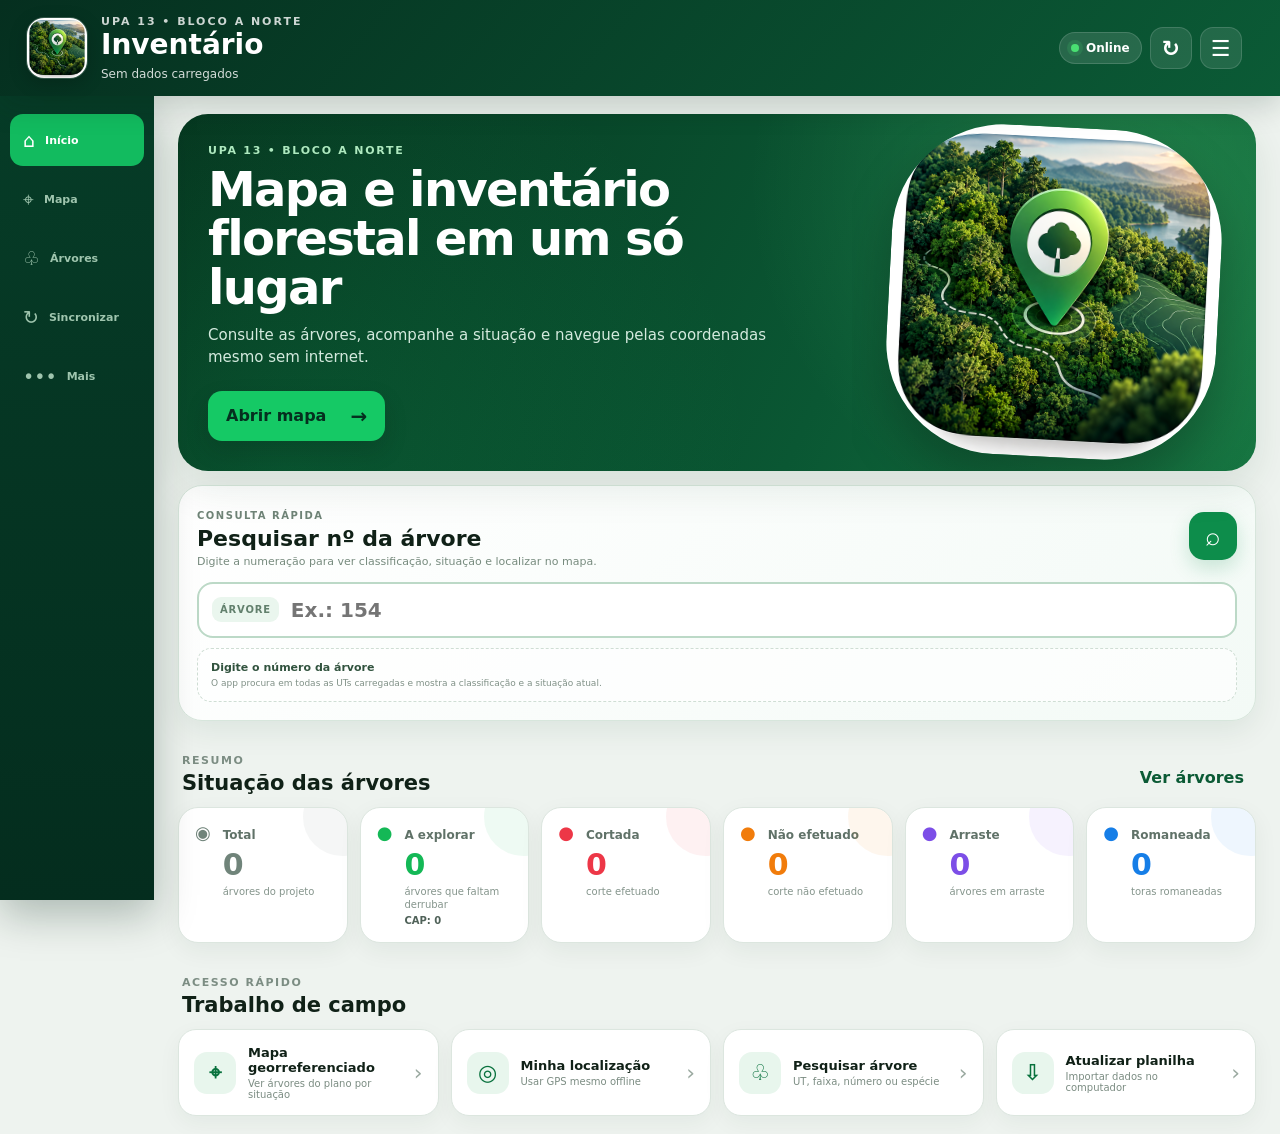
<file: index.html>
<!doctype html>
<html lang="pt-BR">
<head>
  <meta charset="utf-8">
  <meta name="viewport" content="width=device-width,initial-scale=1,viewport-fit=cover,user-scalable=no">
  <meta name="theme-color" content="#062d1d">
  <title>Inventário</title>
  <link rel="manifest" href="manifest.webmanifest">
  <link rel="stylesheet" href="styles.css?v=47">
</head>
<body>
<div class="app-shell">
  <header class="app-header">
    <div class="brand-block">
      <img src="app_icon.png" class="brand-icon" alt="">
      <div>
        <div class="mobile-brand">NOBRE FLORESTAL</div><div class="brand-name" id="projectHeaderName">UPA 13 • BLOCO A NORTE</div>
        <h1>Inventário</h1>
        <div class="header-meta"><span id="syncStatus">Sem dados carregados</span></div>
      </div>
    </div>
    <div class="header-actions">
      <span id="networkPill" class="network-pill"><i></i><span>Online</span></span>
      <button class="icon-action" id="syncBtn" title="Sincronizar" aria-label="Sincronizar">↻</button>
      <button class="icon-action" id="settingsBtn" title="Configurações" aria-label="Configurações">☰</button>
    </div>
  </header>

  <main class="main-content">
    <section class="screen active" id="homeScreen">
      <div class="hero-card">
        <div class="hero-copy">
          <span class="hero-kicker" id="projectHeroName">UPA 13 • BLOCO A NORTE</span>
          <h2>Mapa e inventário florestal em um só lugar</h2>
          <p>Consulte as árvores, acompanhe a situação e navegue pelas coordenadas mesmo sem internet.</p>
          <button class="primary-cta" data-go="map">Abrir mapa <span>→</span></button>
        </div>
        <div class="hero-art"><img src="app_icon.png" alt="Mapa florestal"></div>
      </div>


      <section class="home-tree-search">
        <div class="home-search-head">
          <div>
            <span>Consulta rápida</span>
            <h3>Pesquisar nº da árvore</h3>
            <p>Digite a numeração para ver classificação, situação e localizar no mapa.</p>
          </div>
          <div class="home-search-icon">⌕</div>
        </div>
        <div class="home-search-input">
          <span>Árvore</span>
          <input id="homeTreeSearch" inputmode="numeric" autocomplete="off" placeholder="Ex.: 154">
          <button id="homeTreeClear" hidden aria-label="Limpar pesquisa">×</button>
        </div>
        <div class="home-search-results" id="homeSearchResults">
          <div class="home-search-empty">
            <b>Digite o número da árvore</b>
            <small>O app procura em todas as UTs carregadas e mostra a classificação e a situação atual.</small>
          </div>
        </div>
      </section>

      <div class="section-title"><div><span>Resumo</span><h3>Situação das árvores</h3></div><button class="ghost-btn" data-go="trees">Ver árvores</button></div>
      <section class="kpi-grid">
        <article class="kpi-card total"><div class="kpi-icon">◉</div><div><span>Total</span><strong id="kpiTotal">0</strong><small>árvores do projeto</small></div></article>
        <article class="kpi-card explorar"><div class="kpi-icon">●</div><div><span>A explorar</span><strong id="kpiExplorar">0</strong><small id="kpiExplorarMeta">árvores que faltam derrubar</small><em id="kpiExplorarCap">CAP: 0</em></div></article>
        <article class="kpi-card cortada"><div class="kpi-icon">●</div><div><span>Cortada</span><strong id="kpiCorte">0</strong><small>corte efetuado</small></div></article>
        <article class="kpi-card nao"><div class="kpi-icon">●</div><div><span>Não efetuado</span><strong id="kpiNao">0</strong><small>corte não efetuado</small></div></article>
        <article class="kpi-card arraste"><div class="kpi-icon">●</div><div><span>Arraste</span><strong id="kpiArraste">0</strong><small>árvores em arraste</small></div></article>
        <article class="kpi-card romaneada"><div class="kpi-icon">●</div><div><span>Romaneada</span><strong id="kpiRomaneada">0</strong><small>toras romaneadas</small></div></article>
      </section>

      <div class="section-title"><div><span>Acesso rápido</span><h3>Trabalho de campo</h3></div></div>
      <div class="quick-grid">
        <button class="quick-card" data-go="map"><b class="quick-symbol">⌖</b><span><strong>Mapa georreferenciado</strong><small>Ver árvores do plano por situação</small></span><i>›</i></button>
        <button class="quick-card" id="locateQuick"><b class="quick-symbol">◎</b><span><strong>Minha localização</strong><small>Usar GPS mesmo offline</small></span><i>›</i></button>
        <button class="quick-card" data-go="trees"><b class="quick-symbol">♧</b><span><strong>Pesquisar árvore</strong><small>UT, faixa, número ou espécie</small></span><i>›</i></button>
        <button class="quick-card" id="importQuick"><b class="quick-symbol">⇩</b><span><strong>Atualizar planilha</strong><small>Importar dados no computador</small></span><i>›</i></button>
      </div>
    </section>

    <section class="screen map-screen" id="mapScreen">
      <div class="mobile-field-dashboard map-search-only">
        <div class="mobile-map-search">
          <span>⌕</span><input id="mapTreeSearch" inputmode="numeric" autocomplete="off" placeholder="Pesquisar nº da árvore..."><button id="mapTreeSearchBtn">Buscar</button>
        </div>
      </div>
      <div class="map-topbar">
        <div>
          <span id="projectMapName">UPA 13 • BLOCO A NORTE</span>
          <strong>Mapa georreferenciado</strong>
        </div>
        <div class="map-actions">
          <button class="map-round mobile-map-picker-btn" id="mobileMapPickerBtn" title="Escolher mapa offline">MAPAS</button>
          <button class="map-round" id="filterMapBtn" title="Filtros">≡</button>
          <button class="map-round nav-location-btn" id="myLocationBtn" title="Minha localização / acompanhar GPS"><span class="nav-location-pointer">➤</span></button>
          <button class="map-round label-toggle active" id="labelsToggleBtn" title="Mostrar/ocultar numeração">Nº</button>
          <button class="map-round trees-toggle active" id="treesToggleBtn" title="Mostrar/ocultar árvores">Árv</button>
          <button class="map-round" id="fitMapBtn" title="Enquadrar">⌗</button>
        </div>
      </div>
      <div class="map-wrap" id="mapWrap">
        <canvas id="geoMap"></canvas>
        <div class="map-tools-dock" id="mapToolsDock" hidden>
          <button class="dock-btn" id="dockMarkerBtn" title="Adicionar marcador">⌖</button>
          <button class="dock-btn" id="dockLabelBtn" title="Mostrar/ocultar numeração">✎</button>
          <button class="dock-btn" id="dockTrackBtn" title="Rastrear percurso">〰</button>
          <button class="dock-btn" id="dockExportBtn" title="Exportar SHP">▤</button>
          <button class="dock-btn" id="dockFitBtn" title="Enquadrar mapa">↗</button>
          <button class="dock-btn" id="dockCompassBtn" title="Mostrar/ocultar bússola">✥</button>
          <button class="dock-btn" id="dockTargetBtn" title="Centralizar localização">◎</button>
        </div>
        <div class="map-compass" id="mapCompass" hidden aria-label="Bússola">
          <div class="compass-cardinal compass-n">N</div>
          <div class="compass-cardinal compass-e">L</div>
          <div class="compass-cardinal compass-s">S</div>
          <div class="compass-cardinal compass-w">O</div>
          <div class="compass-needle" id="compassNeedle"><span></span></div>
          <div class="compass-center"></div>
          <div class="compass-deg" id="compassDeg">0°</div>
        </div>
        <div class="map-count" id="mapCount">0 árvores no mapa</div>
        <div class="map-legend" id="mapLegend">
          <span><i class="c-explorar"></i>A explorar</span>
          <span><i class="c-cortada"></i>Cortada</span>
          <span><i class="c-nao"></i>Não efetuado</span>
          <span><i class="c-arraste"></i>Arraste</span>
          <span><i class="c-romaneada"></i>Romaneada</span>
          <span class="map-note">A árvore permanece no mapa e troca de cor conforme a situação.</span>
        </div>
        <div class="nav-hud" id="navHud" hidden>
          <div class="nav-arrow" id="navArrow"><span>▲</span></div>
          <div><small>NAVEGAÇÃO OFFLINE</small><strong id="navDistance">—</strong><span id="navBearing">Aguardando GPS...</span></div>
          <button id="stopNavBtn">Parar</button>
        </div>
      </div>
      <div class="map-bottom-panel" id="mapBottomPanel">
        <button class="track-toggle bottom" id="trackToggleBtn" title="Iniciar ou parar rastreamento do percurso"><span>●</span><b>Novo rastreio</b></button>
        <button class="track-collapse-btn" id="trackCollapseBtn" title="Recolher painel" aria-label="Recolher painel" hidden>⌄</button>
        <div class="track-hud bottom" id="trackHud" hidden>
          <div class="track-rec" id="trackRecDot">●</div>
          <div class="track-main-info"><small id="trackStatusText">ÚLTIMO PERCURSO</small><strong id="trackDistance">0 m</strong><span id="trackInfo">0 pontos • 00:00</span></div>
          <div class="track-extra" id="trackExtra">
            <span><small>Direção</small><b id="trackHeading">—</b></span>
            <span><small>Velocidade</small><b id="trackSpeed">0,0 km/h</b></span>
            <span><small>Média</small><b id="trackAvgSpeed">0,0 km/h</b></span>
          </div>
          <button id="trackExportBtn" hidden>Exportar SHP</button>
        </div>
      </div>
    </section>

    <section class="screen" id="treesScreen">
      <div class="screen-heading">
        <div><span>Inventário</span><h2>Árvores</h2><p id="resultCount">0 árvores</p></div>
        <button class="filter-button" id="filterTreesBtn">Filtros <b id="filterCount" hidden>0</b></button>
      </div>
      <div class="search-box"><span>⌕</span><input id="searchInput" placeholder="Buscar nº, espécie, UT, faixa, motosserrista..."><button id="clearSearch" hidden>×</button></div>
      <div class="status-chips" id="statusChips">
        <button class="active" data-status="">Todas</button><button data-status="A EXPLORAR">A explorar</button><button data-status="CORTADA">Cortada</button><button data-status="CORTE NÃO EFETUADO">Não efetuado</button><button data-status="ARRASTE">Arraste</button><button data-status="ROMANEADA">Romaneada</button>
      </div>
      <div class="tree-list" id="treeList"></div>
      <div class="pager" id="pager"><button id="prevPage">← Anterior</button><span id="pageInfo">1 / 1</span><button id="nextPage">Próxima →</button></div>
    </section>
  </main>

  <nav class="bottom-nav" id="bottomNav">
    <button class="active" data-go="home"><span>⌂</span><b>Início</b></button>
    <button data-go="map"><span>⌖</span><b>Mapa</b></button>
    <button data-go="trees"><span>♧</span><b>Árvores</b></button>
    <button id="navSync"><span>↻</span><b>Sincronizar</b></button>
    <button id="navMore"><span>•••</span><b>Mais</b></button>
  </nav>
</div>

<input id="excelFile" type="file" accept=".xls,.xlsx,.xlsm,.csv" hidden>
<input id="mapImageFile" type="file" accept="image/png,image/jpeg,image/webp" hidden>

<dialog id="filterDialog" class="modal-dialog">
  <form method="dialog" class="modal-card" onsubmit="return false">
    <div class="modal-head"><div><span>Refinar resultados</span><h2>Filtros</h2></div><button class="close-modal" type="button" value="cancel">×</button></div>
    <label>UT<select id="utFilter"><option value="">Todas</option></select></label>
    <label>Faixa<select id="faixaFilter"><option value="">Todas</option></select></label>
    <label>Motosserrista<select id="motoFilter"><option value="">Todos</option></select></label>
    <label>Situação<select id="statusFilter"><option value="">Todas</option><option>A EXPLORAR</option><option>CORTADA</option><option>CORTE NÃO EFETUADO</option><option>ARRASTE</option><option>ROMANEADA</option><option>SEM SITUAÇÃO</option></select></label>
    <div class="modal-actions"><button class="secondary-btn" id="clearFiltersBtn">Limpar</button><button class="primary-btn" id="applyFiltersBtn">Aplicar</button></div>
  </form>
</dialog>


<dialog id="mobileMapDialog" class="modal-dialog mobile-map-dialog">
  <form method="dialog" class="modal-card mobile-map-card" onsubmit="return false">
    <div class="modal-head">
      <div><span>Uso offline</span><h2>Escolher mapa</h2></div>
      <button class="close-modal" id="mobileMapCloseBtn" type="button" value="cancel" aria-label="Fechar">×</button>
    </div>
    <div class="mobile-map-offline-note">
      <b>✓ Funciona sem internet</b>
      <span>Escolha um mapa, todos juntos ou adicione um PDF direto do celular. Depois funciona offline.</span>
    </div>
    <div class="mobile-map-actions">
      <button type="button" class="primary-btn" id="mobileAddPdfBtn">＋ Adicionar PDF do celular</button>
      <button type="button" class="primary-btn" id="mobileUseAllMapsBtn">🗺 Usar todos os mapas</button>
      <button type="button" class="secondary-btn" id="mobileRefreshMapsBtn">↻ Atualizar do PC</button>
    </div>
    <div id="mobileMapList" class="mobile-map-list"></div>
  </form>
</dialog>

<dialog id="settingsDialog" class="modal-dialog">
  <form method="dialog" class="modal-card settings-card" onsubmit="return false">
    <div class="modal-head"><div><span>Nobre Florestal</span><h2>Configurações</h2></div><button class="close-modal" id="settingsCloseBtn" type="button" value="cancel" aria-label="Fechar configurações">×</button></div>
    <div class="setting-section"><h3>Sincronização PC ↔ celular</h3><p>Use a mesma URL e chave no computador e no celular. O celular guarda a última atualização para trabalhar offline.</p>
      <div class="settings-lock-row"><span class="settings-lock-badge">Bloqueado</span><button class="secondary-btn" id="settingsEditBtn">✎ Editar</button></div>
      <label>URL do Apps Script<input id="apiUrl" placeholder="https://script.google.com/macros/s/.../exec"></label>
      <label>Chave de sincronização<input id="syncKey" placeholder="NOBRE-UPA13-2026"></label>
      <button class="primary-btn full" id="saveSettingsBtn">Salvar alterações</button>
    </div>
    <div class="setting-section"><h3>Dados</h3>
      <div class="last-file-card"><span>✓</span><div><strong>Última planilha salva</strong><small id="lastWorkbookInfo">Carregando...</small></div></div>
      <button class="settings-row" id="importBtn"><span>⇩</span><div><strong>Carregar planilha</strong><small>.xls, .xlsx ou .csv</small></div><i>›</i></button>
      <button class="settings-row" id="watchFileBtn"><span>↻</span><div><strong>Vincular planilha automática</strong><small>Chrome/Edge no computador</small></div><i>›</i></button>
      <button class="settings-row" id="refreshCloudBtn"><span>☁</span><div><strong>Buscar atualização</strong><small>Sincronizar agora</small></div><i>›</i></button>
    </div>
    <div class="setting-section pc-only project-map-section"><h3>Novo projeto / mapa georreferenciado</h3>
      <p>Para UPA 14, UPA 15 e outros projetos: carregue a nova planilha e depois o mapa. O nome da UPA é lido da planilha; o bloco pode ser lido da planilha ou informado aqui.</p>
      <div class="project-grid">
        <label>UPA<input id="projectUpaInput" placeholder="Ex.: 14"></label>
        <label>Bloco<input id="projectBlockInput" placeholder="Ex.: A NORTE"></label>
      </div>
      <div class="last-file-card map-file-card"><span>⌖</span><div><strong>Mapa atual do projeto</strong><small id="mapFileInfo">Mapa padrão UPA 13</small></div></div>
      <button class="settings-row" id="mapImportBtn"><span>▣</span><div><strong>Adicionar / trocar mapa</strong><small>PNG, JPG ou WEBP</small></div><i>›</i></button>
      <div class="map-calibration-card">
        <strong>Encaixe das árvores no mapa</strong>
        <small>Use “Auto encaixar” e, se necessário, ajuste os limites pelas coordenadas do mapa.</small>
        <div class="bounds-grid">
          <label>Norte<input id="mapNorthInput" inputmode="decimal"></label>
          <label>Sul<input id="mapSouthInput" inputmode="decimal"></label>
          <label>Oeste<input id="mapWestInput" inputmode="decimal"></label>
          <label>Leste<input id="mapEastInput" inputmode="decimal"></label>
        </div>
        <button class="secondary-btn full" id="autoFitBoundsBtn">Auto encaixar pelas árvores</button>
      </div>
      <button class="primary-btn full" id="saveProjectMapBtn">Salvar projeto e enviar aos celulares</button>
    </div>
    <div class="setting-section"><h3>Modo offline</h3><div class="offline-info"><b>✓</b><div><strong>Mapa e dados locais</strong><small>Depois da sincronização, o inventário e TODOS os mapas do projeto ficam salvos no aparelho. Você pode escolher um mapa ou usar todos juntos sem internet. A navegação usa GPS offline e mostra sua posição com ponto azul até o destino.</small></div></div><div class="app-version-badge">Versão Android 4.7 • GitHub corrigido • vários celulares • sync rápida</div></div>
  </form>
</dialog>

<dialog id="markerDialog" class="modal-dialog marker-dialog">
  <form method="dialog" class="modal-card marker-card" onsubmit="return false">
    <div class="modal-head"><div><span>Mapa</span><h2 id="markerDialogTitle">Novo marcador</h2></div><button class="close-modal marker-cancel" id="markerCancelX" type="button" aria-label="Fechar">×</button></div>
    <label>Nome do marcador <small>(opcional)</small><input id="markerNameInput" maxlength="80" placeholder="Pode deixar em branco"></label>
    <div class="marker-coord" id="markerCoordText"></div>
    <div class="modal-actions marker-actions">
      <button class="danger-btn" id="markerDeleteBtn" type="button" hidden>Excluir</button>
      <button class="secondary-btn" id="markerCancelBtn" type="button">Cancelar</button>
      <button class="primary-btn" id="markerSaveBtn" type="button">Salvar marcador</button>
    </div>
  </form>
</dialog>

<dialog id="treeDialog" class="sheet-dialog">
  <div class="tree-sheet">
    <div class="sheet-grabber"></div>
    <button class="sheet-close" id="closeTreeDialog">×</button>
    <div class="tree-status" id="treeStatus"><i></i><span>Situação</span></div>
    <h2 id="treeDialogTitle">Árvore</h2>
    <p id="treeSubtitle"></p>
    <div class="tree-details" id="treeDetails"></div>
    <div class="tree-actions" id="treeActions"></div>
  </div>
</dialog>

<div class="toast" id="toast" hidden></div>
<script src="initial_data.js"></script>
<script src="app.js?v=47"></script>
</body>
</html>
</file>
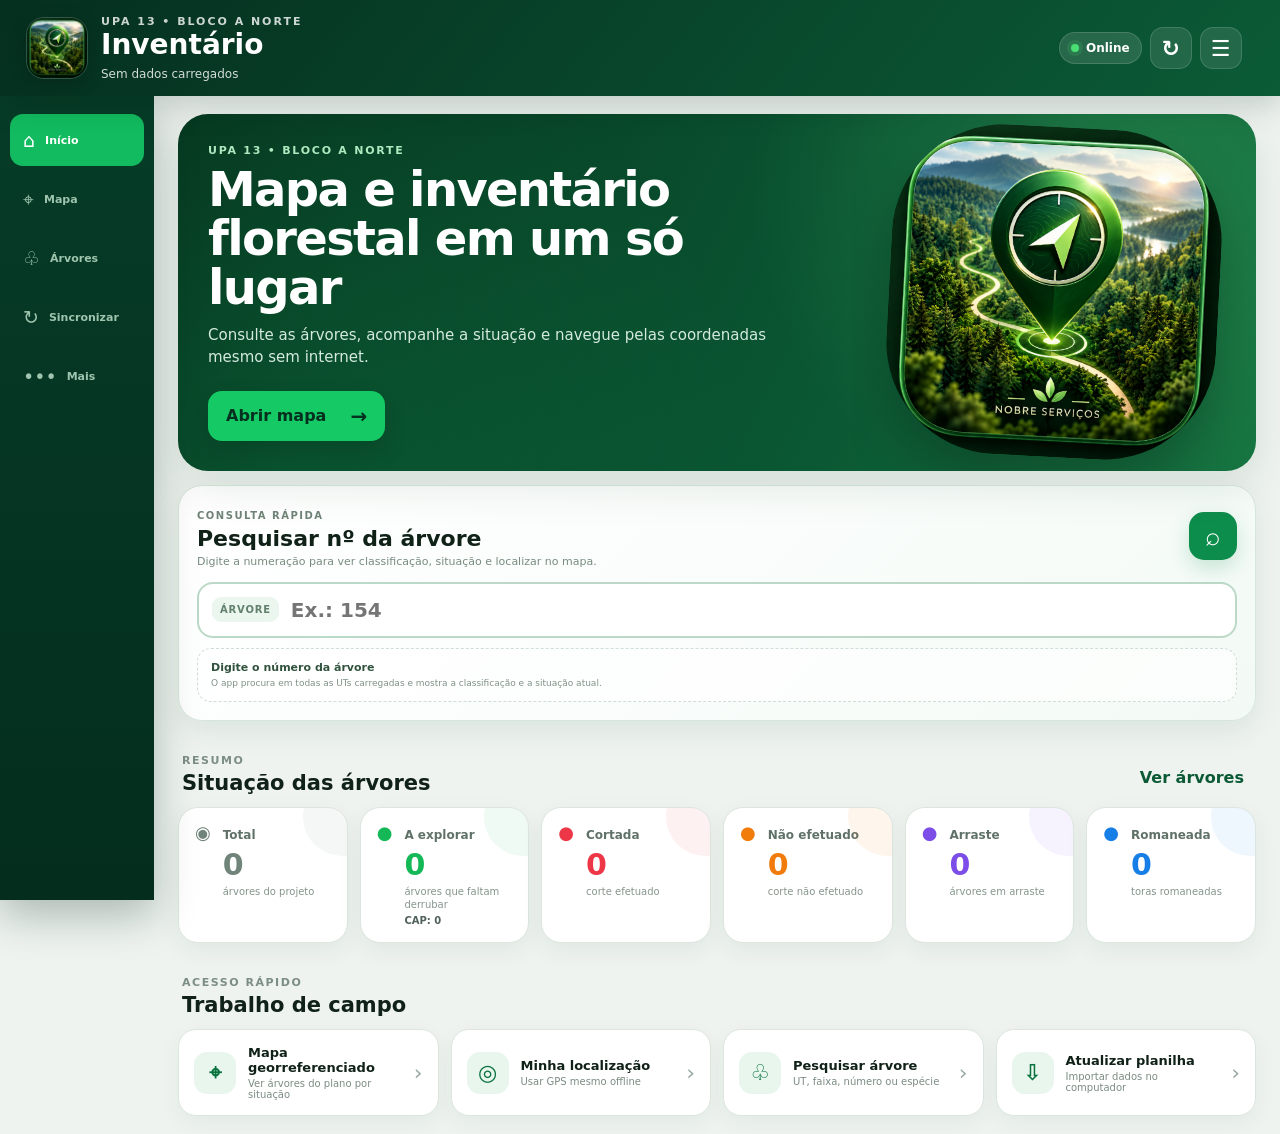
<file: app/src/main/assets/index.html>
<!doctype html>
<html lang="pt-BR">
<head>
  <meta charset="utf-8">
  <meta name="viewport" content="width=device-width,initial-scale=1,viewport-fit=cover,user-scalable=no">
  <meta name="theme-color" content="#062d1d">
  <title>Inventário</title>
  <link rel="manifest" href="manifest.webmanifest">
  <link rel="stylesheet" href="styles.css?v=44">
</head>
<body>
<div class="app-shell">
  <header class="app-header">
    <div class="brand-block">
      <img src="app_icon.png" class="brand-icon" alt="">
      <div>
        <div class="mobile-brand">NOBRE FLORESTAL</div><div class="brand-name" id="projectHeaderName">UPA 13 • BLOCO A NORTE</div>
        <h1>Inventário</h1>
        <div class="header-meta"><span id="syncStatus">Sem dados carregados</span></div>
      </div>
    </div>
    <div class="header-actions">
      <span id="networkPill" class="network-pill"><i></i><span>Online</span></span>
      <button class="icon-action" id="syncBtn" title="Sincronizar" aria-label="Sincronizar">↻</button>
      <button class="icon-action" id="settingsBtn" title="Configurações" aria-label="Configurações">☰</button>
    </div>
  </header>

  <main class="main-content">
    <section class="screen active" id="homeScreen">
      <div class="hero-card">
        <div class="hero-copy">
          <span class="hero-kicker" id="projectHeroName">UPA 13 • BLOCO A NORTE</span>
          <h2>Mapa e inventário florestal em um só lugar</h2>
          <p>Consulte as árvores, acompanhe a situação e navegue pelas coordenadas mesmo sem internet.</p>
          <button class="primary-cta" data-go="map">Abrir mapa <span>→</span></button>
        </div>
        <div class="hero-art"><img src="app_icon.png" alt="Mapa florestal"></div>
      </div>


      <section class="home-tree-search">
        <div class="home-search-head">
          <div>
            <span>Consulta rápida</span>
            <h3>Pesquisar nº da árvore</h3>
            <p>Digite a numeração para ver classificação, situação e localizar no mapa.</p>
          </div>
          <div class="home-search-icon">⌕</div>
        </div>
        <div class="home-search-input">
          <span>Árvore</span>
          <input id="homeTreeSearch" inputmode="numeric" autocomplete="off" placeholder="Ex.: 154">
          <button id="homeTreeClear" hidden aria-label="Limpar pesquisa">×</button>
        </div>
        <div class="home-search-results" id="homeSearchResults">
          <div class="home-search-empty">
            <b>Digite o número da árvore</b>
            <small>O app procura em todas as UTs carregadas e mostra a classificação e a situação atual.</small>
          </div>
        </div>
      </section>

      <div class="section-title"><div><span>Resumo</span><h3>Situação das árvores</h3></div><button class="ghost-btn" data-go="trees">Ver árvores</button></div>
      <section class="kpi-grid">
        <article class="kpi-card total"><div class="kpi-icon">◉</div><div><span>Total</span><strong id="kpiTotal">0</strong><small>árvores do projeto</small></div></article>
        <article class="kpi-card explorar"><div class="kpi-icon">●</div><div><span>A explorar</span><strong id="kpiExplorar">0</strong><small id="kpiExplorarMeta">árvores que faltam derrubar</small><em id="kpiExplorarCap">CAP: 0</em></div></article>
        <article class="kpi-card cortada"><div class="kpi-icon">●</div><div><span>Cortada</span><strong id="kpiCorte">0</strong><small>corte efetuado</small></div></article>
        <article class="kpi-card nao"><div class="kpi-icon">●</div><div><span>Não efetuado</span><strong id="kpiNao">0</strong><small>corte não efetuado</small></div></article>
        <article class="kpi-card arraste"><div class="kpi-icon">●</div><div><span>Arraste</span><strong id="kpiArraste">0</strong><small>árvores em arraste</small></div></article>
        <article class="kpi-card romaneada"><div class="kpi-icon">●</div><div><span>Romaneada</span><strong id="kpiRomaneada">0</strong><small>toras romaneadas</small></div></article>
      </section>

      <div class="section-title"><div><span>Acesso rápido</span><h3>Trabalho de campo</h3></div></div>
      <div class="quick-grid">
        <button class="quick-card" data-go="map"><b class="quick-symbol">⌖</b><span><strong>Mapa georreferenciado</strong><small>Ver árvores do plano por situação</small></span><i>›</i></button>
        <button class="quick-card" id="locateQuick"><b class="quick-symbol">◎</b><span><strong>Minha localização</strong><small>Usar GPS mesmo offline</small></span><i>›</i></button>
        <button class="quick-card" data-go="trees"><b class="quick-symbol">♧</b><span><strong>Pesquisar árvore</strong><small>UT, faixa, número ou espécie</small></span><i>›</i></button>
        <button class="quick-card" id="importQuick"><b class="quick-symbol">⇩</b><span><strong>Atualizar planilha</strong><small>Importar dados no computador</small></span><i>›</i></button>
      </div>
    </section>

    <section class="screen map-screen" id="mapScreen">
      <div class="mobile-field-dashboard map-search-only">
        <div class="mobile-map-search">
          <span>⌕</span><input id="mapTreeSearch" inputmode="numeric" autocomplete="off" placeholder="Pesquisar nº da árvore..."><button id="mapTreeSearchBtn">Buscar</button>
        </div>
      </div>
      <div class="map-topbar">
        <div>
          <span id="projectMapName">UPA 13 • BLOCO A NORTE</span>
          <strong>Mapa georreferenciado</strong>
        </div>
        <div class="map-actions">
          <button class="map-round mobile-map-picker-btn" id="mobileMapPickerBtn" title="Escolher mapa offline">MAPAS</button>
          <button class="map-round" id="filterMapBtn" title="Filtros">≡</button>
          <button class="map-round nav-location-btn" id="myLocationBtn" title="Minha localização / acompanhar GPS"><span class="nav-location-pointer">➤</span></button>
          <button class="map-round label-toggle active" id="labelsToggleBtn" title="Mostrar/ocultar numeração">Nº</button>
          <button class="map-round trees-toggle active" id="treesToggleBtn" title="Mostrar/ocultar árvores">Árv</button>
          <button class="map-round" id="fitMapBtn" title="Enquadrar">⌗</button>
        </div>
      </div>
      <div class="map-wrap" id="mapWrap">
        <canvas id="geoMap"></canvas>
        <div class="map-tools-dock" id="mapToolsDock" hidden>
          <button class="dock-btn" id="dockMarkerBtn" title="Adicionar marcador">⌖</button>
          <button class="dock-btn" id="dockLabelBtn" title="Mostrar/ocultar numeração">✎</button>
          <button class="dock-btn" id="dockTrackBtn" title="Rastrear percurso">〰</button>
          <button class="dock-btn" id="dockExportBtn" title="Exportar SHP">▤</button>
          <button class="dock-btn" id="dockFitBtn" title="Enquadrar mapa">↗</button>
          <button class="dock-btn" id="dockCompassBtn" title="Mostrar/ocultar bússola">✥</button>
          <button class="dock-btn" id="dockTargetBtn" title="Centralizar localização">◎</button>
        </div>
        <div class="map-compass" id="mapCompass" hidden aria-label="Bússola">
          <div class="compass-cardinal compass-n">N</div>
          <div class="compass-cardinal compass-e">L</div>
          <div class="compass-cardinal compass-s">S</div>
          <div class="compass-cardinal compass-w">O</div>
          <div class="compass-needle" id="compassNeedle"><span></span></div>
          <div class="compass-center"></div>
          <div class="compass-deg" id="compassDeg">0°</div>
        </div>
        <div class="map-count" id="mapCount">0 árvores no mapa</div>
        <div class="map-legend" id="mapLegend">
          <span><i class="c-explorar"></i>A explorar</span>
          <span><i class="c-cortada"></i>Cortada</span>
          <span><i class="c-nao"></i>Não efetuado</span>
          <span><i class="c-arraste"></i>Arraste</span>
          <span><i class="c-romaneada"></i>Romaneada</span>
          <span class="map-note">A árvore permanece no mapa e troca de cor conforme a situação.</span>
        </div>
        <div class="nav-hud" id="navHud" hidden>
          <div class="nav-arrow" id="navArrow"><span>▲</span></div>
          <div><small>NAVEGAÇÃO OFFLINE</small><strong id="navDistance">—</strong><span id="navBearing">Aguardando GPS...</span></div>
          <button id="stopNavBtn">Parar</button>
        </div>
      </div>
      <div class="map-bottom-panel" id="mapBottomPanel">
        <button class="track-toggle bottom" id="trackToggleBtn" title="Iniciar ou parar rastreamento do percurso"><span>●</span><b>Novo rastreio</b></button>
        <button class="track-collapse-btn" id="trackCollapseBtn" title="Recolher painel" aria-label="Recolher painel" hidden>⌄</button>
        <div class="track-hud bottom" id="trackHud" hidden>
          <div class="track-rec" id="trackRecDot">●</div>
          <div class="track-main-info"><small id="trackStatusText">ÚLTIMO PERCURSO</small><strong id="trackDistance">0 m</strong><span id="trackInfo">0 pontos • 00:00</span></div>
          <div class="track-extra" id="trackExtra">
            <span><small>Direção</small><b id="trackHeading">—</b></span>
            <span><small>Velocidade</small><b id="trackSpeed">0,0 km/h</b></span>
            <span><small>Média</small><b id="trackAvgSpeed">0,0 km/h</b></span>
          </div>
          <button id="trackExportBtn" hidden>Exportar SHP</button>
        </div>
      </div>
    </section>

    <section class="screen" id="treesScreen">
      <div class="screen-heading">
        <div><span>Inventário</span><h2>Árvores</h2><p id="resultCount">0 árvores</p></div>
        <button class="filter-button" id="filterTreesBtn">Filtros <b id="filterCount" hidden>0</b></button>
      </div>
      <div class="search-box"><span>⌕</span><input id="searchInput" placeholder="Buscar nº, espécie, UT, faixa, motosserrista..."><button id="clearSearch" hidden>×</button></div>
      <div class="status-chips" id="statusChips">
        <button class="active" data-status="">Todas</button><button data-status="A EXPLORAR">A explorar</button><button data-status="CORTADA">Cortada</button><button data-status="CORTE NÃO EFETUADO">Não efetuado</button><button data-status="ARRASTE">Arraste</button><button data-status="ROMANEADA">Romaneada</button>
      </div>
      <div class="tree-list" id="treeList"></div>
      <div class="pager" id="pager"><button id="prevPage">← Anterior</button><span id="pageInfo">1 / 1</span><button id="nextPage">Próxima →</button></div>
    </section>
  </main>

  <nav class="bottom-nav" id="bottomNav">
    <button class="active" data-go="home"><span>⌂</span><b>Início</b></button>
    <button data-go="map"><span>⌖</span><b>Mapa</b></button>
    <button data-go="trees"><span>♧</span><b>Árvores</b></button>
    <button id="navSync"><span>↻</span><b>Sincronizar</b></button>
    <button id="navMore"><span>•••</span><b>Mais</b></button>
  </nav>
</div>

<input id="excelFile" type="file" accept=".xls,.xlsx,.xlsm,.csv" hidden>
<input id="mapImageFile" type="file" accept="image/png,image/jpeg,image/webp" hidden>

<dialog id="filterDialog" class="modal-dialog">
  <form method="dialog" class="modal-card" onsubmit="return false">
    <div class="modal-head"><div><span>Refinar resultados</span><h2>Filtros</h2></div><button class="close-modal" type="button" value="cancel">×</button></div>
    <label>UT<select id="utFilter"><option value="">Todas</option></select></label>
    <label>Faixa<select id="faixaFilter"><option value="">Todas</option></select></label>
    <label>Motosserrista<select id="motoFilter"><option value="">Todos</option></select></label>
    <label>Situação<select id="statusFilter"><option value="">Todas</option><option>A EXPLORAR</option><option>CORTADA</option><option>CORTE NÃO EFETUADO</option><option>ARRASTE</option><option>ROMANEADA</option><option>SEM SITUAÇÃO</option></select></label>
    <div class="modal-actions"><button class="secondary-btn" id="clearFiltersBtn">Limpar</button><button class="primary-btn" id="applyFiltersBtn">Aplicar</button></div>
  </form>
</dialog>


<dialog id="mobileMapDialog" class="modal-dialog mobile-map-dialog">
  <form method="dialog" class="modal-card mobile-map-card" onsubmit="return false">
    <div class="modal-head">
      <div><span>Uso offline</span><h2>Escolher mapa</h2></div>
      <button class="close-modal" id="mobileMapCloseBtn" type="button" value="cancel" aria-label="Fechar">×</button>
    </div>
    <div class="mobile-map-offline-note">
      <b>✓ Funciona sem internet</b>
      <span>Escolha um mapa, todos juntos ou adicione um PDF direto do celular. Depois funciona offline.</span>
    </div>
    <div class="mobile-map-actions">
      <button type="button" class="primary-btn" id="mobileAddPdfBtn">＋ Adicionar PDF do celular</button>
      <button type="button" class="primary-btn" id="mobileUseAllMapsBtn">🗺 Usar todos os mapas</button>
      <button type="button" class="secondary-btn" id="mobileRefreshMapsBtn">↻ Atualizar do PC</button>
    </div>
    <div id="mobileMapList" class="mobile-map-list"></div>
  </form>
</dialog>

<dialog id="settingsDialog" class="modal-dialog">
  <form method="dialog" class="modal-card settings-card" onsubmit="return false">
    <div class="modal-head"><div><span>Nobre Florestal</span><h2>Configurações</h2></div><button class="close-modal" id="settingsCloseBtn" type="button" value="cancel" aria-label="Fechar configurações">×</button></div>
    <div class="setting-section auto-sync-section-v42"><h3>Sincronização PC ↔ celular</h3>
      <div class="auto-sync-card-v42">
        <span class="auto-sync-icon-v42">✓</span>
        <div>
          <strong>Configuração automática pelo PC</strong>
          <small id="autoSyncStatusV42">O endereço e a chave são recebidos automaticamente do computador.</small>
        </div>
      </div>
      <p>Você não precisa mais digitar URL nem chave no celular. Configure somente no PC e sincronize.</p>
      <input id="apiUrl" type="hidden">
      <input id="syncKey" type="hidden">
      <button class="primary-btn full" id="autoSyncNowBtnV42">Buscar configuração e atualização</button>
      <button id="settingsEditBtn" type="button" hidden></button>
      <button id="saveSettingsBtn" type="button" hidden></button>
      <span class="settings-lock-badge" hidden></span>
    </div>
    <div class="setting-section"><h3>Dados</h3>
      <div class="last-file-card"><span>✓</span><div><strong>Última planilha salva</strong><small id="lastWorkbookInfo">Carregando...</small></div></div>
      <button class="settings-row" id="importBtn"><span>⇩</span><div><strong>Carregar planilha</strong><small>.xls, .xlsx ou .csv</small></div><i>›</i></button>
      <button class="settings-row" id="watchFileBtn"><span>↻</span><div><strong>Vincular planilha automática</strong><small>Chrome/Edge no computador</small></div><i>›</i></button>
      <button class="settings-row" id="refreshCloudBtn"><span>☁</span><div><strong>Buscar atualização</strong><small>Sincronizar agora</small></div><i>›</i></button>
    </div>
    <div class="setting-section pc-only project-map-section"><h3>Novo projeto / mapa georreferenciado</h3>
      <p>Para UPA 14, UPA 15 e outros projetos: carregue a nova planilha e depois o mapa. O nome da UPA é lido da planilha; o bloco pode ser lido da planilha ou informado aqui.</p>
      <div class="project-grid">
        <label>UPA<input id="projectUpaInput" placeholder="Ex.: 14"></label>
        <label>Bloco<input id="projectBlockInput" placeholder="Ex.: A NORTE"></label>
      </div>
      <div class="last-file-card map-file-card"><span>⌖</span><div><strong>Mapa atual do projeto</strong><small id="mapFileInfo">Mapa padrão UPA 13</small></div></div>
      <button class="settings-row" id="mapImportBtn"><span>▣</span><div><strong>Adicionar / trocar mapa</strong><small>PNG, JPG ou WEBP</small></div><i>›</i></button>
      <div class="map-calibration-card">
        <strong>Encaixe das árvores no mapa</strong>
        <small>Use “Auto encaixar” e, se necessário, ajuste os limites pelas coordenadas do mapa.</small>
        <div class="bounds-grid">
          <label>Norte<input id="mapNorthInput" inputmode="decimal"></label>
          <label>Sul<input id="mapSouthInput" inputmode="decimal"></label>
          <label>Oeste<input id="mapWestInput" inputmode="decimal"></label>
          <label>Leste<input id="mapEastInput" inputmode="decimal"></label>
        </div>
        <button class="secondary-btn full" id="autoFitBoundsBtn">Auto encaixar pelas árvores</button>
      </div>
      <button class="primary-btn full" id="saveProjectMapBtn">Salvar projeto e enviar aos celulares</button>
    </div>
    <div class="setting-section"><h3>Modo offline</h3><div class="offline-info"><b>✓</b><div><strong>Mapa e dados locais</strong><small>Depois da sincronização, o inventário e TODOS os mapas do projeto ficam salvos no aparelho. Você pode escolher um mapa ou usar todos juntos sem internet. A navegação usa GPS offline e mostra sua posição com ponto azul até o destino.</small></div></div><div class="app-version-badge">Versão Android 4.4 • barra inferior maior • novo logo • sync rápida</div></div>
  </form>
</dialog>

<dialog id="markerDialog" class="modal-dialog marker-dialog">
  <form method="dialog" class="modal-card marker-card" onsubmit="return false">
    <div class="modal-head"><div><span>Mapa</span><h2 id="markerDialogTitle">Novo marcador</h2></div><button class="close-modal marker-cancel" id="markerCancelX" type="button" aria-label="Fechar">×</button></div>
    <label>Nome do marcador <small>(opcional)</small><input id="markerNameInput" maxlength="80" placeholder="Pode deixar em branco"></label>
    <div class="marker-coord" id="markerCoordText"></div>
    <div class="modal-actions marker-actions">
      <button class="danger-btn" id="markerDeleteBtn" type="button" hidden>Excluir</button>
      <button class="secondary-btn" id="markerCancelBtn" type="button">Cancelar</button>
      <button class="primary-btn" id="markerSaveBtn" type="button">Salvar marcador</button>
    </div>
  </form>
</dialog>

<dialog id="treeDialog" class="sheet-dialog">
  <div class="tree-sheet">
    <div class="sheet-grabber"></div>
    <button class="sheet-close" id="closeTreeDialog">×</button>
    <div class="tree-status" id="treeStatus"><i></i><span>Situação</span></div>
    <h2 id="treeDialogTitle">Árvore</h2>
    <p id="treeSubtitle"></p>
    <div class="tree-details" id="treeDetails"></div>
    <div class="tree-actions" id="treeActions"></div>
  </div>
</dialog>

<div class="toast" id="toast" hidden></div>
<script src="initial_data.js"></script>
<script src="app.js?v=44"></script>
</body>
</html>
</file>
<file: styles.css>
:root{
  --bg:#eef3ef;--surface:#fff;--surface2:#f7faf8;--ink:#102117;--muted:#6b7d72;--line:#dce6df;
  --brand:#073c26;--brand2:#0b5a35;--brand3:#0fa958;--green:#35d35f;--red:#ff404d;--amber:#ff8a19;--purple:#8b5cf6;--blue:#2693ff;--gray:#9aa7a0;
  --shadow:0 16px 42px rgba(7,55,32,.10);--shadow2:0 8px 24px rgba(7,55,32,.12);--radius:22px
}
*{box-sizing:border-box}html,body{margin:0;min-height:100%;background:var(--bg);color:var(--ink);font-family:Inter,ui-sans-serif,system-ui,-apple-system,"Segoe UI",Arial,sans-serif;-webkit-tap-highlight-color:transparent}button,input,select{font:inherit}button{cursor:pointer}.app-shell{min-height:100vh;padding-bottom:86px}.app-header{height:108px;padding:18px clamp(18px,3vw,42px);background:linear-gradient(130deg,#052f1f,#0b5b36);display:flex;align-items:center;justify-content:space-between;color:#fff;position:sticky;top:0;z-index:50;box-shadow:0 10px 28px rgba(2,35,20,.18)}.brand-block{display:flex;gap:13px;align-items:center}.brand-icon{width:62px;height:62px;border-radius:18px;object-fit:cover;box-shadow:0 5px 18px rgba(0,0,0,.18);border:1px solid rgba(255,255,255,.18)}.brand-name{font-size:11px;letter-spacing:.18em;opacity:.8;font-weight:800}.app-header h1{font-size:28px;line-height:1;margin:3px 0 8px}.header-meta{font-size:12px;opacity:.82}.header-actions{display:flex;align-items:center;gap:8px}.network-pill{display:flex;align-items:center;gap:7px;background:rgba(255,255,255,.12);border:1px solid rgba(255,255,255,.14);padding:8px 11px;border-radius:999px;font-size:12px;font-weight:800}.network-pill i{width:8px;height:8px;border-radius:50%;background:#49df72;box-shadow:0 0 0 4px rgba(73,223,114,.14)}.network-pill.offline i{background:#ffb22c}.icon-action{width:42px;height:42px;border-radius:13px;border:1px solid rgba(255,255,255,.14);background:rgba(255,255,255,.10);color:#fff;font-size:22px;font-weight:800}.main-content{max-width:1480px;margin:0 auto;padding:22px clamp(14px,3vw,36px)}.screen{display:none}.screen.active{display:block}.hero-card{min-height:260px;border-radius:30px;overflow:hidden;background:linear-gradient(115deg,#06351f 0%,#0a5733 62%,#157340 100%);color:#fff;display:grid;grid-template-columns:1.25fr .75fr;box-shadow:var(--shadow);position:relative}.hero-card:before{content:"";position:absolute;inset:0;background:radial-gradient(circle at 85% 20%,rgba(116,255,147,.18),transparent 36%),radial-gradient(circle at 10% 100%,rgba(20,190,102,.14),transparent 45%)}.hero-copy{padding:38px;position:relative;z-index:2;display:flex;flex-direction:column;align-items:flex-start;justify-content:center}.hero-kicker{font-size:11px;letter-spacing:.16em;font-weight:800;color:#aee9bf}.hero-copy h2{font-size:clamp(28px,4vw,48px);max-width:780px;line-height:1.02;margin:8px 0 12px;letter-spacing:-.035em}.hero-copy p{font-size:15px;line-height:1.5;max-width:620px;color:#d4eade;margin:0 0 22px}.primary-cta{border:0;background:#15c965;color:#052f1f;font-weight:900;padding:13px 18px;border-radius:14px;display:flex;gap:24px;align-items:center;box-shadow:0 10px 22px rgba(7,28,15,.18)}.primary-cta span{font-size:20px}.hero-art{position:relative;z-index:2;display:flex;align-items:center;justify-content:center;overflow:hidden}.hero-art img{width:min(330px,85%);aspect-ratio:1;object-fit:cover;border-radius:34%;transform:rotate(3deg);box-shadow:0 25px 50px rgba(0,0,0,.26)}.section-title{margin:28px 4px 12px;display:flex;justify-content:space-between;align-items:end;gap:14px}.section-title span,.screen-heading span,.modal-head span{font-size:11px;text-transform:uppercase;letter-spacing:.14em;color:#7c8d83;font-weight:900}.section-title h3{margin:3px 0 0;font-size:21px}.ghost-btn{border:0;background:transparent;color:var(--brand2);font-weight:900;padding:8px}.kpi-grid{display:grid;grid-template-columns:repeat(6,minmax(0,1fr));gap:12px}.kpi-card{min-height:130px;background:#fff;border:1px solid var(--line);border-radius:20px;padding:16px;box-shadow:0 8px 24px rgba(14,59,35,.06);display:flex;gap:12px;align-items:flex-start;position:relative;overflow:hidden}.kpi-card:after{content:"";position:absolute;width:78px;height:78px;border-radius:50%;right:-34px;top:-30px;background:currentColor;opacity:.07}.kpi-card .kpi-icon{font-size:18px;line-height:1;color:currentColor}.kpi-card span{font-size:12px;color:#607268;font-weight:800}.kpi-card strong{font-size:30px;line-height:1.1;display:block;margin:5px 0 4px;letter-spacing:-.04em}.kpi-card small{display:block;color:#85958c;font-size:10px;line-height:1.3}.kpi-card em{display:block;font-style:normal;color:#506259;font-size:10px;margin-top:4px;font-weight:800}.kpi-card.total{color:#70847a}.kpi-card.explorar{color:#14b856}.kpi-card.cortada{color:#ed3747}.kpi-card.nao{color:#f17c0b}.kpi-card.arraste{color:#7c4ee7}.kpi-card.romaneada{color:#167ee7}.quick-grid{display:grid;grid-template-columns:repeat(4,minmax(0,1fr));gap:12px}.quick-card{border:1px solid var(--line);background:#fff;border-radius:18px;padding:15px;text-align:left;display:flex;align-items:center;gap:12px;box-shadow:0 7px 22px rgba(12,57,33,.05);color:var(--ink)}.quick-card:hover{transform:translateY(-1px);box-shadow:var(--shadow2)}.quick-symbol{width:42px;height:42px;border-radius:13px;background:#e8f6ed;color:#08713d;display:grid;place-items:center;font-size:22px}.quick-card span{flex:1}.quick-card strong{font-size:13px;display:block}.quick-card small{font-size:10px;color:#7b8c82;display:block;margin-top:3px}.quick-card i{font-style:normal;font-size:22px;color:#9aa9a0}.map-screen.active{display:flex;flex-direction:column;height:calc(100vh - 216px);min-height:540px}.map-topbar{display:flex;justify-content:space-between;align-items:center;padding:0 4px 12px}.map-topbar span{display:block;font-size:10px;color:#75867c;font-weight:900;letter-spacing:.12em}.map-topbar strong{display:block;font-size:19px;margin-top:2px}.map-actions{display:flex;gap:7px}.map-round{width:42px;height:42px;border-radius:13px;background:#fff;border:1px solid var(--line);box-shadow:0 4px 14px rgba(10,55,32,.08);font-size:20px;color:#17492e}.map-wrap{position:relative;flex:1;min-height:440px;border-radius:24px;overflow:hidden;background:#e5ebe7;box-shadow:var(--shadow);border:1px solid #ccd9d0;touch-action:none}#geoMap{width:100%;height:100%;display:block;background:#fff}.zoom-control{position:absolute;right:14px;top:14px;background:#fff;border-radius:14px;box-shadow:0 6px 18px rgba(0,0,0,.14);overflow:hidden}.zoom-control button{display:block;width:44px;height:42px;border:0;background:#fff;font-size:23px;font-weight:800;color:#254835}.zoom-control button+button{border-top:1px solid #e4ebe6}.map-hint{position:absolute;left:50%;top:14px;transform:translateX(-50%);background:rgba(4,44,27,.88);color:#fff;font-size:10px;padding:8px 11px;border-radius:999px;pointer-events:none;white-space:nowrap}.map-legend{position:absolute;left:14px;bottom:14px;background:rgba(5,44,28,.92);color:#fff;padding:10px 12px;border-radius:14px;display:flex;flex-wrap:wrap;gap:8px 12px;max-width:min(600px,calc(100% - 28px));font-size:10px;box-shadow:0 8px 24px rgba(0,0,0,.18)}.map-legend span{display:flex;align-items:center;gap:5px}.map-legend i{width:9px;height:9px;border-radius:50%;border:1px solid rgba(255,255,255,.7)}.c-explorar{background:var(--green)}.c-cortada{background:var(--red)}.c-nao{background:var(--amber)}.c-arraste{background:var(--purple)}.c-romaneada{background:var(--blue)}.nav-hud{position:absolute;left:50%;bottom:58px;transform:translateX(-50%);width:min(620px,calc(100% - 28px));background:linear-gradient(115deg,#052f20,#0b6038);color:#fff;border-radius:19px;padding:12px 14px;display:grid;grid-template-columns:54px 1fr auto;gap:12px;align-items:center;box-shadow:0 12px 36px rgba(0,0,0,.28)}.nav-hud[hidden]{display:none}.nav-arrow{width:48px;height:48px;border-radius:50%;display:grid;place-items:center;background:#16c865;color:#042d1c;font-size:30px;font-weight:900;transition:transform .2s}.nav-hud small{display:block;font-size:8px;letter-spacing:.12em;color:#b9dfc7}.nav-hud strong{display:inline-block;font-size:22px;margin-right:10px}.nav-hud span{font-size:10px;color:#d3e9da}.nav-hud button{border:0;background:#ff4655;color:#fff;border-radius:11px;padding:10px 12px;font-weight:900}.screen-heading{display:flex;justify-content:space-between;gap:16px;align-items:end}.screen-heading h2{margin:2px 0 2px;font-size:29px}.screen-heading p{margin:0;color:#7d8d84;font-size:11px}.filter-button{border:1px solid var(--line);background:#fff;border-radius:13px;padding:10px 13px;font-weight:900;color:#234a34;box-shadow:0 5px 18px rgba(10,56,32,.07)}.filter-button b{background:#0d9b51;color:#fff;font-size:9px;border-radius:999px;padding:2px 5px}.search-box{margin:16px 0 10px;background:#fff;border:1px solid var(--line);border-radius:16px;height:50px;display:flex;align-items:center;padding:0 14px;gap:9px;box-shadow:0 5px 18px rgba(10,56,32,.05)}.search-box span{font-size:21px;color:#74867a}.search-box input{border:0;outline:0;flex:1;background:transparent;color:var(--ink);min-width:0}.search-box button{border:0;background:#edf3ef;width:28px;height:28px;border-radius:50%;font-size:18px;color:#607267}.status-chips{display:flex;gap:7px;overflow:auto;padding:2px 0 11px;scrollbar-width:none}.status-chips::-webkit-scrollbar{display:none}.status-chips button{border:1px solid #cfdad3;background:#fff;color:#53665b;border-radius:999px;padding:8px 11px;font-size:10px;font-weight:800;white-space:nowrap}.status-chips button.active{background:#0b7b44;color:#fff;border-color:#0b7b44}.tree-list{display:grid;grid-template-columns:repeat(2,minmax(0,1fr));gap:10px}.tree-row{border:1px solid var(--line);background:#fff;border-radius:17px;padding:12px 13px;display:grid;grid-template-columns:12px 1fr auto;gap:10px;align-items:center;box-shadow:0 5px 18px rgba(12,56,33,.04);text-align:left;color:var(--ink)}.tree-row .status-dot{width:11px;height:11px;border-radius:50%;box-shadow:0 0 0 4px rgba(0,0,0,.03)}.tree-main strong{font-size:13px;display:block}.tree-main b{font-size:11px;color:#31543e}.tree-main small{display:block;color:#7e8f85;font-size:10px;margin-top:2px}.tree-side{text-align:right}.tree-side span{display:block;font-size:9px;font-weight:900;border-radius:999px;padding:4px 6px;background:#eff4f0;max-width:120px}.tree-side i{font-style:normal;color:#9aaba1;font-size:20px}.pager{display:flex;justify-content:center;align-items:center;gap:16px;padding:16px 0}.pager button{border:1px solid var(--line);background:#fff;border-radius:11px;padding:8px 11px;font-size:10px;font-weight:900;color:#244a35}.pager span{font-size:10px;color:#77897e}.bottom-nav{position:fixed;left:50%;bottom:12px;transform:translateX(-50%);width:min(760px,calc(100% - 22px));height:66px;background:rgba(5,48,31,.96);backdrop-filter:blur(18px);border:1px solid rgba(255,255,255,.10);border-radius:22px;display:grid;grid-template-columns:repeat(5,1fr);z-index:60;box-shadow:0 15px 40px rgba(4,36,22,.28);padding:5px}.bottom-nav button{border:0;background:transparent;color:#9fc5ae;border-radius:15px;display:flex;flex-direction:column;align-items:center;justify-content:center;gap:2px}.bottom-nav button.active{background:rgba(40,215,107,.15);color:#50e67f}.bottom-nav span{font-size:20px;line-height:1}.bottom-nav b{font-size:9px}.modal-dialog,.sheet-dialog{border:0;padding:0;background:transparent}.modal-dialog::backdrop,.sheet-dialog::backdrop{background:rgba(2,24,14,.55);backdrop-filter:blur(3px)}.modal-card{width:min(520px,92vw);max-height:88vh;overflow:auto;background:#f9fcfa;border-radius:23px;padding:20px;box-shadow:0 25px 90px rgba(0,0,0,.32)}.modal-head{display:flex;justify-content:space-between;align-items:start;margin-bottom:15px}.modal-head h2{margin:2px 0 0;font-size:25px}.close-modal,.sheet-close{border:0;background:#edf3ef;color:#52675a;border-radius:50%;width:36px;height:36px;font-size:22px}.modal-card label{display:flex;flex-direction:column;gap:6px;font-size:10px;text-transform:uppercase;letter-spacing:.08em;font-weight:900;color:#61756a;margin-bottom:10px}.modal-card input,.modal-card select{height:45px;border:1px solid #cedbd2;background:#fff;border-radius:12px;padding:0 12px;outline:0;color:#1e3928;text-transform:none;letter-spacing:0;font-weight:600}.modal-actions{display:grid;grid-template-columns:1fr 1fr;gap:9px;margin-top:14px}.primary-btn,.secondary-btn{border:0;border-radius:13px;padding:12px;font-weight:900}.primary-btn{background:#0eaa58;color:#fff}.secondary-btn{background:#e7efe9;color:#31523d}.primary-btn.full{width:100%}.setting-section{padding:14px 0;border-top:1px solid #e1e9e3}.setting-section:first-of-type{border-top:0}.setting-section h3{font-size:13px;margin:0 0 6px}.setting-section p{font-size:10px;line-height:1.5;color:#778a7e;margin:0 0 12px}.settings-row{width:100%;border:0;background:#fff;border-bottom:1px solid #edf1ee;padding:11px 7px;display:grid;grid-template-columns:36px 1fr auto;align-items:center;gap:8px;text-align:left;color:#163323}.settings-row>span{width:34px;height:34px;border-radius:10px;background:#e9f7ee;display:grid;place-items:center;color:#0c8848;font-size:18px}.settings-row strong{display:block;font-size:11px}.settings-row small{display:block;font-size:9px;color:#809087;margin-top:2px}.settings-row i{font-style:normal;color:#98a79f;font-size:19px}.offline-info{display:flex;gap:10px;background:#eaf8ef;border:1px solid #cfead9;border-radius:14px;padding:12px;color:#205737}.offline-info>b{width:27px;height:27px;display:grid;place-items:center;border-radius:50%;background:#18bd5f;color:#fff}.offline-info strong{display:block;font-size:11px}.offline-info small{display:block;font-size:9px;color:#5f7c69;line-height:1.45;margin-top:3px}.sheet-dialog{margin:auto auto 0;width:100%;max-width:none}.tree-sheet{position:relative;width:min(680px,100%);margin:0 auto;background:#f9fcfa;border-radius:28px 28px 0 0;padding:12px 20px max(22px,env(safe-area-inset-bottom));max-height:86vh;overflow:auto;box-shadow:0 -20px 60px rgba(0,0,0,.28)}.sheet-grabber{width:44px;height:5px;border-radius:99px;background:#c5d2ca;margin:0 auto 12px}.sheet-close{position:absolute;right:18px;top:17px}.tree-status{display:flex;align-items:center;gap:7px;font-size:11px;font-weight:900;text-transform:uppercase;letter-spacing:.05em}.tree-status i{width:11px;height:11px;border-radius:50%}.tree-sheet h2{font-size:26px;margin:7px 0 2px}.tree-sheet>p{margin:0 0 14px;color:#75877c;font-size:11px}.tree-details{display:grid;grid-template-columns:repeat(3,1fr);gap:8px}.detail{background:#fff;border:1px solid #e0e8e2;border-radius:13px;padding:9px}.detail span{font-size:8px;text-transform:uppercase;letter-spacing:.08em;color:#83938a;font-weight:900;display:block}.detail strong{font-size:11px;display:block;margin-top:3px;word-break:break-word}.tree-actions{display:grid;grid-template-columns:1.4fr 1fr 1fr;gap:8px;margin-top:14px}.tree-actions button{border:0;border-radius:13px;padding:12px 8px;font-size:10px;font-weight:900}.tree-actions .nav-offline{background:#0fb85d;color:#fff}.tree-actions .maps-online{background:#e8f1eb;color:#24543a}.tree-actions .waze-online{background:#e8f1eb;color:#24543a}.toast{position:fixed;left:50%;bottom:92px;transform:translateX(-50%);z-index:1000;background:#073c27;color:#fff;padding:11px 14px;border-radius:12px;box-shadow:0 12px 30px rgba(0,0,0,.24);font-size:11px;max-width:90vw}.toast[hidden]{display:none}

.home-tree-search{margin:18px 0 4px;background:linear-gradient(135deg,#ffffff,#f3faf6);border:1px solid #d7e6dc;border-radius:24px;padding:18px;box-shadow:0 10px 30px rgba(8,61,34,.08)}
.home-search-head{display:flex;align-items:center;justify-content:space-between;gap:18px}
.home-search-head span{font-size:10px;text-transform:uppercase;letter-spacing:.15em;color:#6f8477;font-weight:900}
.home-search-head h3{font-size:22px;margin:3px 0 4px}
.home-search-head p{margin:0;color:#778b7e;font-size:11px}
.home-search-icon{width:48px;height:48px;border-radius:15px;background:#0d8d4b;color:#fff;display:grid;place-items:center;font-size:26px;box-shadow:0 8px 20px rgba(13,141,75,.2)}
.home-search-input{margin-top:14px;height:56px;border:2px solid #bcd9c7;border-radius:16px;background:#fff;display:flex;align-items:center;padding:0 13px;gap:10px;transition:.2s}
.home-search-input:focus-within{border-color:#10a958;box-shadow:0 0 0 4px rgba(16,169,88,.10)}
.home-search-input>span{font-size:10px;font-weight:900;letter-spacing:.08em;text-transform:uppercase;color:#62806d;background:#eaf6ee;padding:7px 8px;border-radius:9px}
.home-search-input input{border:0;outline:0;flex:1;min-width:0;font-size:20px;font-weight:800;color:#153d28;background:transparent}
.home-search-input button{border:0;background:#eef4f0;color:#536b5c;width:30px;height:30px;border-radius:50%;font-size:20px}
.home-search-results{margin-top:10px;display:grid;gap:8px}
.home-search-empty{border:1px dashed #cfded4;background:rgba(255,255,255,.65);border-radius:14px;padding:12px 13px}
.home-search-empty b{display:block;font-size:11px;color:#31533e}
.home-search-empty small{display:block;font-size:9px;color:#809187;margin-top:3px;line-height:1.4}
.home-result-row{width:100%;border:1px solid #dbe7df;background:#fff;border-radius:15px;padding:11px 12px;display:grid;grid-template-columns:12px 1fr auto;gap:10px;align-items:center;text-align:left;color:var(--ink);box-shadow:0 5px 16px rgba(8,54,31,.04)}
.home-result-row .result-dot{width:11px;height:11px;border-radius:50%}
.home-result-main strong{display:block;font-size:13px}
.home-result-main b{display:block;font-size:10px;color:#42634e;margin-top:2px}
.home-result-main small{display:block;font-size:9px;color:#7a8d81;margin-top:2px}
.home-result-side{text-align:right;display:flex;flex-direction:column;align-items:flex-end;gap:4px}
.home-result-side .class-badge{font-size:8px;font-weight:900;border-radius:999px;padding:4px 7px;background:#eef5f0;color:#3a5b46;max-width:130px}
.home-result-side .status-badge{font-size:8px;font-weight:900;color:#fff;border-radius:999px;padding:4px 7px}
.map-count{position:absolute;right:14px;bottom:14px;background:rgba(255,255,255,.94);color:#254633;padding:8px 10px;border-radius:11px;font-size:9px;font-weight:900;box-shadow:0 5px 18px rgba(0,0,0,.14)}
.classification-pill{display:inline-flex;align-items:center;gap:5px;border-radius:999px;background:#e8f5ed;color:#1d6239;padding:5px 8px;font-size:9px;font-weight:900;text-transform:uppercase;letter-spacing:.04em;margin-left:8px}

@media(max-width:1100px){.kpi-grid{grid-template-columns:repeat(3,1fr)}.quick-grid{grid-template-columns:repeat(2,1fr)}.hero-card{grid-template-columns:1.4fr .6fr}.tree-list{grid-template-columns:1fr}}
@media(max-width:700px){.app-header{height:92px;padding:13px 14px}.brand-icon{width:50px;height:50px;border-radius:15px}.brand-name{font-size:9px}.app-header h1{font-size:23px;margin-bottom:5px}.header-meta{font-size:9px;max-width:210px;white-space:nowrap;overflow:hidden;text-overflow:ellipsis}.network-pill{padding:7px 9px}.network-pill span{display:none}.icon-action{width:38px;height:38px}.main-content{padding:12px 10px}.hero-card{min-height:205px;grid-template-columns:1fr}.hero-copy{padding:23px}.hero-copy h2{font-size:28px;max-width:88%;margin-top:6px}.hero-copy p{font-size:12px;max-width:82%}.hero-art{position:absolute;right:-30px;bottom:-30px;width:180px;opacity:.38}.hero-art img{width:100%;border-radius:35%}.kpi-grid{grid-template-columns:repeat(2,1fr);gap:8px}.kpi-card{min-height:112px;padding:12px}.kpi-card strong{font-size:25px}.quick-grid{grid-template-columns:1fr;gap:8px}.quick-card{padding:12px}.section-title{margin-top:20px}.map-screen.active{height:calc(100vh - 184px);min-height:470px}.map-topbar{padding:0 3px 8px}.map-topbar strong{font-size:16px}.map-round{width:38px;height:38px}.map-wrap{border-radius:19px;min-height:390px}.map-hint{top:10px;font-size:8px;max-width:68%;overflow:hidden;text-overflow:ellipsis}.map-legend{left:10px;bottom:10px;right:10px;max-width:none;padding:8px 9px;font-size:8px}.zoom-control{right:10px;top:56px}.zoom-control button{width:38px;height:37px}.nav-hud{bottom:48px;grid-template-columns:44px 1fr auto;padding:10px}.nav-arrow{width:40px;height:40px}.nav-hud strong{font-size:18px}.screen-heading h2{font-size:25px}.tree-details{grid-template-columns:repeat(2,1fr)}.tree-actions{grid-template-columns:1fr 1fr}.tree-actions .nav-offline{grid-column:1/-1;order:-1}.bottom-nav{bottom:7px;height:62px;border-radius:19px}.modal-card{padding:17px}.tree-sheet{padding-left:14px;padding-right:14px}}
@media(max-width:390px){.kpi-card{min-height:105px}.kpi-card .kpi-icon{display:none}.kpi-card strong{font-size:23px}.tree-details{grid-template-columns:1fr 1fr}.hero-copy h2{font-size:25px}.hero-copy p{max-width:90%}}


@media(max-width:700px){
  .home-tree-search{padding:14px;border-radius:19px;margin-top:12px}
  .home-search-head h3{font-size:18px}
  .home-search-head p{font-size:9px}
  .home-search-icon{width:42px;height:42px;border-radius:13px}
  .home-search-input{height:52px}
  .home-search-input input{font-size:18px}
  .home-result-row{grid-template-columns:10px 1fr auto;padding:10px}
  .home-result-side .class-badge,.home-result-side .status-badge{font-size:7px}
  .map-count{right:10px;bottom:52px;font-size:8px}
}

/* V2.4 — visual de campo aprovado */
.map-note{opacity:.78;font-size:9px}.kpi-card.sem{color:#7d8d84}
@media(min-width:1101px){
  .app-shell{padding-bottom:0;padding-left:154px}.app-header{height:96px;margin-left:-154px;padding-left:26px}.main-content{max-width:none;padding:18px 24px}.bottom-nav{position:fixed;left:0;top:96px;bottom:0;width:154px;height:auto;transform:none;border-radius:0;background:linear-gradient(180deg,#063c27,#042d1e);display:flex;flex-direction:column;justify-content:flex-start;padding:18px 10px;gap:7px;border:0;z-index:45}.bottom-nav button{width:100%;height:52px;display:flex;flex-direction:row;justify-content:flex-start;gap:10px;padding:0 13px;border-radius:13px}.bottom-nav button.active{background:#12bb5f;border-color:#12bb5f;color:white}.bottom-nav span{font-size:19px}.bottom-nav b{font-size:11px}.map-screen.active{height:calc(100vh - 132px);min-height:650px}.map-wrap{border-radius:20px}.kpi-grid{grid-template-columns:repeat(6,minmax(150px,1fr))}.hero-card{min-height:225px}.hero-copy{padding:30px}.home-tree-search{margin-top:14px}.tree-sheet{border-radius:28px 28px 0 0}}


/* ===== V2.5 ANDROID — layout de campo aprovado ===== */
.mobile-brand,.mobile-field-dashboard{display:none}
@media(max-width:700px){
  :root{--mobile-dark:#063d28;--mobile-deep:#052f20;--mobile-green:#21d566;--mobile-card:#0b3225}
  html,body{background:#041f16;overscroll-behavior:none}
  body{color:#f5fff8}
  .app-shell{background:#061f17;min-height:100dvh;padding-bottom:76px}
  .app-header{height:74px;position:sticky;top:0;background:linear-gradient(180deg,#06422c,#053822);padding:9px 12px;border-bottom:1px solid rgba(255,255,255,.12);box-shadow:0 5px 18px rgba(0,0,0,.28);z-index:100}
  .brand-block{gap:10px;min-width:0}.brand-icon{width:47px;height:47px;border-radius:14px;border:2px solid rgba(255,255,255,.72);box-shadow:0 4px 12px rgba(0,0,0,.25)}
  .mobile-brand{display:block;font-size:17px;line-height:1;color:#fff;font-weight:1000;letter-spacing:.02em;white-space:nowrap}.brand-name{font-size:8px;color:#a7d4b7;margin-top:5px}.app-header h1{display:none}.header-meta{display:none}
  .header-actions{gap:6px}.network-pill{height:34px;padding:0 9px;border:1px solid rgba(255,255,255,.18);background:rgba(255,255,255,.08);color:#fff}.network-pill span{display:inline;font-size:9px}.network-pill i{background:#42ef7a;box-shadow:0 0 0 3px rgba(66,239,122,.12)}.icon-action{width:36px;height:36px;background:rgba(255,255,255,.09);border:1px solid rgba(255,255,255,.15);color:#fff;border-radius:11px}
  .main-content{padding:0;background:#061f17}.screen{padding:0}.screen:not(.map-screen){padding:12px}
  #homeScreen{color:#173a28;background:#f3f7f4}.hero-card{display:none}.home-tree-search{margin-top:0}.section-title h3{color:#153a28}
  .map-screen.active{display:flex;flex-direction:column;height:calc(100dvh - 146px);min-height:560px;background:#061f17;color:#fff;overflow:hidden}
  .mobile-field-dashboard{display:block;padding:9px 10px 8px;background:linear-gradient(180deg,#073a28,#062d21);border-bottom:1px solid rgba(255,255,255,.08);flex:none}
  .mobile-main-kpis{display:grid;grid-template-columns:1fr 1fr;gap:7px}.mobile-main-kpis article{min-height:67px;border:1px solid rgba(255,255,255,.18);border-radius:11px;padding:8px 10px;background:rgba(255,255,255,.045);box-shadow:inset 0 1px rgba(255,255,255,.05)}.mobile-main-kpis article.green{border-color:#27d86d;background:linear-gradient(135deg,rgba(31,197,92,.18),rgba(9,80,47,.38))}.mobile-main-kpis span{display:block;font-size:10px;font-weight:900;color:#e8f6ed}.mobile-main-kpis strong{display:block;font-size:26px;line-height:1.05;margin-top:5px;color:#fff}.mobile-main-kpis .green strong{color:#48ef83}.mobile-main-kpis small{font-size:8px;color:#a9d5b8}
  .mobile-mini-kpis{display:grid;grid-template-columns:repeat(4,1fr);gap:5px;margin-top:6px}.mobile-mini-kpis article{background:#0a2f22;border:1px solid rgba(255,255,255,.13);border-radius:9px;padding:6px 4px;text-align:center;min-width:0}.mobile-mini-kpis span{display:block;height:23px;font-size:7px;line-height:1.2;color:#d5e9dc;font-weight:800}.mobile-mini-kpis strong{display:block;font-size:17px;color:#fff}.mobile-mini-kpis article:nth-child(1) strong{color:#ff5560}.mobile-mini-kpis article:nth-child(2) strong{color:#ff9b35}.mobile-mini-kpis article:nth-child(3) strong{color:#a679ff}.mobile-mini-kpis article:nth-child(4) strong{color:#43a4ff}
  .mobile-map-search{height:43px;margin-top:7px;border-radius:11px;background:#f9fbfa;display:flex;align-items:center;padding:0 6px 0 10px;gap:7px;box-shadow:0 3px 9px rgba(0,0,0,.18)}.mobile-map-search>span{color:#214738;font-size:21px}.mobile-map-search input{flex:1;min-width:0;border:0;outline:0;background:transparent;font-size:13px;color:#183629;font-weight:700}.mobile-map-search button{height:32px;border:0;border-radius:9px;background:#16b95a;color:#fff;font-size:10px;font-weight:900;padding:0 13px}
  .map-topbar{height:40px;min-height:40px;padding:4px 10px;background:#08291e;display:flex;align-items:center}.map-topbar>div:first-child span{display:none}.map-topbar>div:first-child strong{font-size:12px;color:#fff}.map-actions{gap:5px}.map-round{width:31px;height:31px;border-radius:9px;background:#123c2d;border:1px solid rgba(255,255,255,.12);color:#fff}
  .map-wrap{flex:1;min-height:0;height:auto;border:0;border-radius:0;background:#e9eeea;box-shadow:none;overflow:hidden}.map-wrap canvas{touch-action:none}.map-hint{top:8px;left:50%;transform:translateX(-50%);max-width:76%;padding:6px 9px;border-radius:999px;background:rgba(4,45,29,.88);font-size:7px;color:#fff;white-space:nowrap;overflow:hidden;text-overflow:ellipsis}.map-count{bottom:42px;right:8px;background:rgba(255,255,255,.94);color:#17412d;font-size:7px;padding:6px 8px}.map-legend{left:8px;bottom:8px;right:auto;max-width:68%;padding:7px 8px;font-size:7px;border-radius:9px;background:rgba(6,48,33,.92);color:#fff;border-color:rgba(255,255,255,.14)}.map-legend .map-note{display:none}.zoom-control{right:8px;top:44px}.zoom-control button{width:34px;height:34px;font-size:20px}.zoom-control button:first-child{border-radius:10px 10px 0 0}.zoom-control button:last-child{border-radius:0 0 10px 10px}
  .nav-hud{left:8px;right:8px;bottom:8px;grid-template-columns:43px 1fr 50px;padding:8px;border-radius:13px;background:rgba(5,46,30,.96);color:#fff;border:1px solid rgba(255,255,255,.12)}.nav-arrow{width:39px;height:39px;background:#23cb64}.nav-hud small{font-size:7px;color:#9fe2b6}.nav-hud strong{font-size:17px;color:#fff}.nav-hud span{font-size:8px;color:#d0e8d7}.nav-hud button{font-size:8px;padding:8px 5px;background:#ef3e4f;color:#fff;border:0;border-radius:9px}
  .bottom-nav{position:fixed;left:0;right:0;bottom:0;transform:none;width:100%;height:72px;border-radius:0;background:#062d20;border-top:1px solid rgba(255,255,255,.14);box-shadow:0 -6px 20px rgba(0,0,0,.24);padding:5px max(6px,env(safe-area-inset-right)) max(6px,env(safe-area-inset-bottom)) max(6px,env(safe-area-inset-left));z-index:110}.bottom-nav button{height:58px;border-radius:10px;color:#a8c5b2;border:0}.bottom-nav button.active{color:#4bed81;background:rgba(37,203,101,.10);border:0}.bottom-nav span{font-size:20px}.bottom-nav b{font-size:8px;margin-top:2px}
  .tree-sheet{background:#f9fcfa;color:#173a28;max-height:90dvh;border-radius:25px 25px 0 0}.tree-sheet h2{font-size:22px}.tree-status{font-size:10px}.tree-details{grid-template-columns:1fr 1fr}.detail{padding:9px}.detail span{font-size:7px}.detail strong{font-size:10px}.tree-actions button{font-size:9px}.tree-actions .nav-offline{background:#11b957}.modal-card{color:#173a28}.toast{bottom:82px;background:#0a3d2a}
}
@media(max-width:390px){
  .mobile-main-kpis strong{font-size:24px}.mobile-mini-kpis strong{font-size:15px}.mobile-mini-kpis span{font-size:6.5px}.mobile-map-search button{padding:0 10px}.mobile-brand{font-size:15px}.brand-icon{width:43px;height:43px}
}


/* ===== V2.6 — MAPA POR SITUAÇÃO + BOTÃO DE NUMERAÇÃO ===== */
.label-toggle.active{background:#19bd5b!important;color:#fff!important;border-color:#47e782!important;box-shadow:0 0 0 2px rgba(31,210,102,.16)}
.map-legend{display:flex;flex-wrap:wrap;gap:6px 10px;align-items:center}
.map-legend span{display:inline-flex;align-items:center;gap:4px;white-space:nowrap}
.map-legend i{display:inline-block;width:9px;height:9px;border-radius:50%;box-shadow:0 0 0 1px rgba(255,255,255,.55)}
.map-legend .c-explorar{background:#35d35f}.map-legend .c-cortada{background:#ff404d}.map-legend .c-nao{background:#ff8a19}.map-legend .c-arraste{background:#8b5cf6}.map-legend .c-romaneada{background:#2693ff}
@media(max-width:700px){
  .map-actions{display:flex;align-items:center;gap:4px}.map-round.label-toggle{font-size:8px;font-weight:1000;letter-spacing:-.5px}
  .map-legend{max-width:82%;gap:4px 7px;font-size:6.5px;line-height:1.1}.map-legend .map-note{display:none}
}


/* ===== V2.7 — MELHORIAS DE CAMPO ===== */
.last-file-card{display:flex;align-items:center;gap:12px;padding:12px 13px;border-radius:14px;background:#eef8f2;border:1px solid #c9e8d4;margin:8px 0 12px}.last-file-card>span{width:32px;height:32px;border-radius:10px;display:grid;place-items:center;background:#0d8b4b;color:#fff;font-weight:900}.last-file-card div{min-width:0}.last-file-card strong{display:block;color:#083e28}.last-file-card small{display:block;margin-top:2px;color:#587065;overflow:hidden;text-overflow:ellipsis;white-space:nowrap}
.label-toggle{font-weight:950!important;letter-spacing:-.5px}.label-toggle.active::after{content:'✓';font-size:.62em;margin-left:1px}.label-toggle:not(.active)::after{content:'×';font-size:.62em;margin-left:1px}
.map-hint{max-width:min(74vw,560px)}
@media(max-width:700px){.last-file-card{padding:9px 10px}.last-file-card>span{width:28px;height:28px}.map-round.label-toggle{font-size:10px!important;letter-spacing:-.4px}}

/* ===== V2.8 — PROJETOS DINÂMICOS + MAPA SINCRONIZADO + GPS OFFLINE ===== */
.project-map-section{border-top:2px solid #d7eadf;padding-top:14px}.project-map-section>p{margin:0 0 10px;color:#587065;font-size:11px;line-height:1.5}
.project-grid,.bounds-grid{display:grid;grid-template-columns:1fr 1fr;gap:9px}.project-grid label,.bounds-grid label{margin:0}.project-grid input,.bounds-grid input{width:100%;box-sizing:border-box}
.map-file-card{margin-top:10px}.map-calibration-card{margin:10px 0;padding:12px;border:1px solid #cfe4d7;border-radius:14px;background:#f6fbf8}.map-calibration-card>strong{display:block;color:#083e28;font-size:12px}.map-calibration-card>small{display:block;color:#637a6e;font-size:10px;line-height:1.4;margin:4px 0 10px}.map-calibration-card .secondary-btn{margin-top:9px}.full{width:100%}
.nav-location-btn{position:relative}.nav-location-pointer{display:block;font-size:14px;line-height:1;transform:rotate(-42deg);font-weight:1000}.nav-location-btn.tracking{background:#1677ff!important;color:#fff!important;border-color:#62a9ff!important;box-shadow:0 0 0 3px rgba(22,119,255,.15)}
.nav-hud .nav-arrow{display:grid;place-items:center;overflow:hidden}.nav-hud .nav-arrow span{display:block;font-size:18px;line-height:1;color:#fff}
.compact-nav{display:inline-flex!important;align-items:center!important;justify-content:center!important;gap:7px!important;min-height:38px!important;padding:8px 12px!important;font-size:10px!important}.mini-nav-icon{display:inline-grid;place-items:center;width:22px;height:22px;border-radius:50%;background:rgba(255,255,255,.18);font-size:12px;transform:rotate(-42deg)}
.android-app .pc-only{display:none!important}
@media(max-width:700px){
  .nav-hud{grid-template-columns:35px 1fr 46px!important;padding:7px 8px!important;bottom:7px!important}.nav-hud .nav-arrow{width:33px!important;height:33px!important;border-radius:50%!important;background:#1677ff!important}.nav-hud .nav-arrow span{font-size:15px}.nav-hud strong{font-size:15px!important}.nav-hud span{font-size:7.5px!important}.nav-hud button{font-size:7.5px!important;padding:7px 5px!important}
  .nav-location-btn{width:30px!important;height:30px!important;border-radius:9px!important}.nav-location-pointer{font-size:12px}
  .compact-nav{min-height:36px!important;padding:7px 10px!important}.project-grid,.bounds-grid{grid-template-columns:1fr}
}


/* ===== ANDROID DEV — MAPA MAIOR + TROCA DE SELEÇÃO ===== */
@media(max-width:700px){
  .android-app .mobile-field-dashboard.map-search-only{padding:8px 10px;background:linear-gradient(180deg,#073a28,#062d21);}
  .android-app .mobile-field-dashboard.map-search-only .mobile-map-search{margin-top:0;}
  .android-app .map-screen.active{height:calc(100dvh - 94px);min-height:620px;}
  .android-app .map-wrap{min-height:500px;}
}


/* Rastreamento de percurso GPS + exportação SHP */
.track-toggle{position:absolute;left:10px;top:52px;z-index:12;border:0;border-radius:12px;background:rgba(5,55,35,.94);color:#fff;padding:9px 11px;display:flex;align-items:center;gap:7px;font-size:9px;font-weight:900;box-shadow:0 7px 20px rgba(0,0,0,.2)}
.track-toggle span{font-size:13px;color:#4ee47c;line-height:1}.track-toggle.recording{background:#b51f32}.track-toggle.recording span{color:#fff}.track-toggle.has-track{background:rgba(7,61,39,.95)}
.track-hud{position:absolute;left:10px;top:96px;z-index:12;width:min(380px,calc(100% - 92px));background:rgba(255,255,255,.96);border:1px solid rgba(9,64,39,.14);border-radius:14px;padding:9px 10px;display:grid;grid-template-columns:24px 1fr auto;gap:9px;align-items:center;box-shadow:0 8px 24px rgba(0,0,0,.16);color:#143b28}
.track-hud[hidden]{display:none}.track-rec{font-size:20px;line-height:1;color:#8c9b92}.track-hud.recording .track-rec{color:#e52e43;animation:trackPulse 1.2s infinite}.track-hud small{display:block;font-size:7px;letter-spacing:.1em;font-weight:900;color:#6f8377}.track-hud strong{display:inline-block;font-size:17px;margin-right:7px}.track-hud span{font-size:8px;color:#6b7c72}.track-hud button{border:0;border-radius:10px;background:#0a9650;color:#fff;padding:8px 9px;font-size:8px;font-weight:900;white-space:nowrap}
@keyframes trackPulse{0%,100%{opacity:1}50%{opacity:.35}}
@media(max-width:700px){.track-toggle{left:8px;top:44px;padding:7px 9px;font-size:8px;border-radius:10px}.track-hud{left:8px;top:82px;width:min(310px,calc(100% - 58px));padding:7px 8px;grid-template-columns:18px 1fr auto;gap:6px;border-radius:11px}.track-rec{font-size:16px}.track-hud strong{font-size:14px}.track-hud span{font-size:7px}.track-hud button{padding:7px 7px;font-size:7px}.track-toggle b{font-size:8px}}



/* ===== AJUSTE ANDROID: CURSOR MENOR + ARVORES ON/OFF ===== */
.trees-toggle.active{background:#19bd5b!important;color:#fff!important;border-color:#47e782!important;box-shadow:0 0 0 2px rgba(31,210,102,.16)}
.trees-toggle:not(.active){background:#fff!important;color:#607267!important;border-color:#cfdad3!important}
@media(max-width:700px){.map-actions{gap:4px}.map-round.trees-toggle{font-size:9px;font-weight:950;letter-spacing:-.3px}}


.map-bottom-panel{display:flex;flex-wrap:wrap;gap:10px;align-items:center;justify-content:flex-start;margin-top:10px;margin-bottom:8px}
.track-toggle.bottom{position:static;box-shadow:var(--shadow2)}
.track-hud.bottom{position:static;left:auto;top:auto;transform:none;min-width:min(100%,540px);box-shadow:var(--shadow2)}
.map-tools-dock{position:absolute;right:12px;top:12px;display:flex;flex-direction:column;gap:10px;z-index:8}
.dock-btn{width:58px;height:58px;border:0;border-radius:18px;background:rgba(53,53,53,.72);backdrop-filter:blur(8px);box-shadow:0 10px 24px rgba(0,0,0,.20);font-size:24px;color:#fff}
.dock-btn.active{background:rgba(11,90,53,.90);color:#aff0c0}
.settings-lock-row{display:flex;align-items:center;justify-content:space-between;gap:10px;margin:8px 0 14px}
.settings-lock-badge{display:inline-flex;align-items:center;gap:8px;padding:8px 12px;border-radius:999px;background:#eef6f1;color:#496656;font-weight:800;font-size:12px}
.settings-lock-badge.unlocked{background:#e8f7ed;color:#0b5a35}
body .zoom-control{display:none!important}
body .map-hint{display:none!important}
body .map-wrap{padding-top:0}
@media (max-width:900px){
  .map-bottom-panel{padding:0 2px}
  .track-hud.bottom{width:100%;min-width:0}
  .dock-btn{width:52px;height:52px;border-radius:16px;font-size:21px}
}

.map-tools-dock[hidden]{display:none!important}

/* ===== V3.1 — BARRA TIPO AVENZA + BÚSSOLA + RASTREIO RECOLHÍVEL ===== */
.map-tools-dock{
  position:absolute;right:14px;top:14px;z-index:18;
  display:flex;flex-direction:column;gap:10px;
  padding:0;
}
.map-tools-dock[hidden]{display:none!important}
.dock-btn{
  width:64px;height:64px;border:0;border-radius:19px;
  display:grid;place-items:center;
  background:rgba(48,48,48,.72);color:#fff;
  backdrop-filter:blur(8px);-webkit-backdrop-filter:blur(8px);
  box-shadow:0 10px 22px rgba(0,0,0,.20);
  font-size:25px;font-weight:700;line-height:1;
}
.dock-btn.active{background:rgba(46,46,46,.88);color:#42eaa0;box-shadow:0 0 0 2px rgba(66,234,160,.18),0 10px 22px rgba(0,0,0,.22)}

.map-compass{
  position:absolute;left:14px;top:14px;z-index:17;
  width:108px;height:108px;border-radius:50%;
  background:rgba(255,255,255,.94);border:1px solid rgba(7,60,38,.18);
  box-shadow:0 8px 24px rgba(0,0,0,.16);
  backdrop-filter:blur(6px);-webkit-backdrop-filter:blur(6px);
}
.map-compass[hidden]{display:none!important}
.compass-cardinal{position:absolute;font-size:11px;font-weight:950;color:#40584a;line-height:1}
.compass-n{top:7px;left:50%;transform:translateX(-50%);color:#e22c38}.compass-s{bottom:20px;left:50%;transform:translateX(-50%)}
.compass-e{right:8px;top:45%;transform:translateY(-50%)}.compass-w{left:8px;top:45%;transform:translateY(-50%)}
.compass-needle{position:absolute;left:50%;top:50%;width:12px;height:45px;transform-origin:50% 86%;transform:translate(-50%,-86%) rotate(0deg);transition:transform .12s linear}
.compass-needle:before{content:"";position:absolute;left:3px;top:0;border-left:3px solid transparent;border-right:3px solid transparent;border-bottom:24px solid #e32636}
.compass-needle:after{content:"";position:absolute;left:3px;bottom:0;border-left:3px solid transparent;border-right:3px solid transparent;border-top:21px solid #8e9b94}
.compass-center{position:absolute;left:50%;top:50%;width:8px;height:8px;border-radius:50%;background:#087d49;border:2px solid #fff;transform:translate(-50%,-50%);box-shadow:0 0 0 1px #087d49}
.compass-deg{position:absolute;left:50%;bottom:4px;transform:translateX(-50%);font-size:8px;font-weight:900;color:#214b36;white-space:nowrap}

.map-bottom-panel{position:relative;display:grid;grid-template-columns:auto auto 1fr;gap:8px;align-items:center;transition:all .18s ease}
.track-collapse-btn{width:36px;height:36px;border:1px solid #d2dfd7;border-radius:11px;background:#fff;color:#17492e;font-size:18px;font-weight:900;box-shadow:0 5px 14px rgba(7,55,32,.10)}
.track-collapse-btn[hidden]{display:none!important}
.track-hud.bottom{grid-column:1/-1;width:100%;max-width:none;grid-template-columns:24px minmax(110px,1fr) auto auto;gap:9px}
.track-main-info{min-width:0}.track-extra{display:flex;gap:12px;align-items:center}.track-extra>span{display:flex;flex-direction:column;gap:2px;min-width:70px}.track-extra small{font-size:7px}.track-extra b{font-size:11px;color:#173d2b;white-space:nowrap}
.map-bottom-panel.collapsed{grid-template-columns:auto auto;justify-content:start;margin-bottom:2px}
.map-bottom-panel.collapsed .track-hud{display:none!important}
.map-bottom-panel.collapsed .track-toggle.bottom{padding:7px 9px}
.map-bottom-panel.collapsed .track-toggle.bottom b{font-size:8px}

@media(max-width:700px){
  .map-tools-dock{right:12px;top:12px;gap:9px}
  .dock-btn{width:58px;height:58px;border-radius:18px;font-size:23px}
  .map-compass{left:10px;top:10px;width:96px;height:96px}
  .track-hud.bottom{grid-template-columns:18px minmax(88px,1fr) auto;gap:6px}
  .track-hud.bottom .track-extra{grid-column:2/4;display:grid;grid-template-columns:repeat(3,1fr);gap:5px;width:100%}
  .track-extra>span{min-width:0;padding:5px 6px;border-radius:8px;background:#f2f7f4}
  .track-extra b{font-size:9px}.track-extra small{font-size:6.5px}
  .track-collapse-btn{width:32px;height:32px;border-radius:9px;font-size:16px}
}


/* ===== V3.2 CORREÇÕES REAIS ===== */
.app-version-badge{margin-top:12px;font-size:11px;font-weight:900;color:#567064;text-align:center}
.marker-card{max-width:440px}
.marker-card label small{font-weight:700;color:#819087}
.marker-coord{margin:-4px 0 14px;padding:9px 11px;border-radius:10px;background:#f1f6f3;color:#5a6d62;font-size:11px;font-family:ui-monospace,SFMono-Regular,Consolas,monospace}
.marker-actions{grid-template-columns:auto 1fr 1.3fr}
.danger-btn{border:0;border-radius:12px;padding:11px 14px;background:#ffe9e9;color:#a51616;font-weight:900}
#settingsCloseBtn{position:relative;z-index:3;touch-action:manipulation}
#markerDialog .modal-card{position:relative}
#markerDialog input{font-size:16px}
.android-app .map-tools-dock{right:12px;top:12px}
.android-app .dock-btn{width:58px;height:58px;border-radius:18px;background:rgba(45,45,45,.78);color:#fff}
.android-app .dock-btn.active{background:rgba(32,32,32,.92);color:#51ef9f;box-shadow:0 0 0 2px rgba(81,239,159,.28),0 10px 22px rgba(0,0,0,.22)}


/* ===== V4.0 — SELETOR DE MAPAS OFFLINE NO CELULAR ===== */
.mobile-map-picker-btn{
  width:auto!important;
  min-width:54px!important;
  padding:0 8px!important;
  font-size:8px!important;
  font-weight:950!important;
  letter-spacing:.04em!important;
}
.mobile-map-card{
  width:min(94vw,620px)!important;
  max-height:84vh!important;
  overflow:auto!important;
}
.mobile-map-offline-note{
  display:flex;
  flex-direction:column;
  gap:3px;
  padding:11px 12px;
  margin:2px 0 12px;
  border-radius:12px;
  background:#eaf8ef;
  border:1px solid #c8e9d4;
  color:#17482e;
}
.mobile-map-offline-note b{font-size:12px}
.mobile-map-offline-note span{font-size:10px;line-height:1.35;color:#577064}
.mobile-map-actions{
  display:grid;
  grid-template-columns:1fr 1fr;
  gap:8px;
  margin-bottom:12px;
}
.mobile-map-actions button{min-height:44px}
.mobile-map-list{
  display:grid;
  gap:8px;
}
.mobile-map-row{
  display:flex;
  align-items:center;
  justify-content:space-between;
  gap:10px;
  padding:11px;
  border:1px solid #dbe7df;
  border-radius:13px;
  background:#fff;
}
.mobile-map-row.active{
  border-color:#1bb65d;
  background:#effaf3;
}
.mobile-map-row-info{
  min-width:0;
  flex:1;
}
.mobile-map-row-info strong{
  display:block;
  font-size:12px;
  white-space:nowrap;
  overflow:hidden;
  text-overflow:ellipsis;
}
.mobile-map-row-info small{
  display:block;
  margin-top:3px;
  font-size:9px;
  color:#73847b;
}
.mobile-map-row-actions{
  display:flex;
  gap:6px;
  flex-wrap:wrap;
  justify-content:flex-end;
}
.mobile-map-row-actions button{
  border:1px solid #cfe0d4;
  background:#f8fbf9;
  color:#16472d;
  border-radius:9px;
  padding:9px 10px;
  font-size:9px;
  font-weight:900;
  min-height:38px;
}
.mobile-map-empty{
  padding:22px 12px;
  border:1px dashed #cadad0;
  border-radius:12px;
  text-align:center;
  color:#708179;
  font-size:11px;
}
.mobile-map-mode-badge{
  display:inline-flex;
  align-items:center;
  max-width:62vw;
  padding:4px 8px;
  border-radius:999px;
  background:#eaf8ef;
  color:#0a6b3a;
  font-size:8px;
  font-weight:950;
  white-space:nowrap;
  overflow:hidden;
  text-overflow:ellipsis;
}
@media(max-width:420px){
  .mobile-map-actions{grid-template-columns:1fr}
  .mobile-map-row{align-items:flex-start;flex-direction:column}
  .mobile-map-row-actions{width:100%}
  .mobile-map-row-actions button{flex:1}
}


/* ===== V4.1 — PDF DIRETO DO CELULAR ===== */
#mobileAddPdfBtn{
  grid-column:1/-1;
  min-height:48px;
  font-size:11px;
}
.mobile-map-local-tag{
  display:inline-block;
  margin-left:5px;
  padding:2px 5px;
  border-radius:999px;
  background:#fff2c9;
  color:#725300;
  font-size:7px;
  font-weight:950;
  vertical-align:middle;
}


/* ===== V4.5 — BARRA INFERIOR ESTÁVEL E MAIOR ===== */
@media(max-width:700px){
  .bottom-nav{
    left:8px!important;
    right:8px!important;
    bottom:calc(28px + env(safe-area-inset-bottom,0px))!important;
    width:auto!important;
    height:84px!important;
    border-radius:20px!important;
    padding:7px 8px!important;
    z-index:120!important;
  }
  .bottom-nav button{
    height:68px!important;
    min-height:68px!important;
    border-radius:13px!important;
    padding:4px 2px!important;
    gap:3px!important;
    touch-action:manipulation!important;
  }
  .bottom-nav span{font-size:24px!important;line-height:1!important}
  .bottom-nav b{font-size:9px!important;line-height:1.05!important;margin-top:3px!important}

  .screen:not(.map-screen){
    padding-bottom:calc(132px + env(safe-area-inset-bottom,0px))!important;
  }
  .map-screen.active{
    height:calc(100dvh - 184px - env(safe-area-inset-bottom,0px))!important;
  }
  .toast{
    bottom:calc(122px + env(safe-area-inset-bottom,0px))!important;
  }

  /* Mantém os campos no DOM para estabilidade, mas não exige digitação no celular. */
  #settingsDialog label:has(#apiUrl),
  #settingsDialog label:has(#syncKey),
  #settingsDialog .settings-lock-row,
  #saveSettingsBtn{
    display:none!important;
  }
}

@media(max-width:390px){
  .bottom-nav{
    bottom:calc(24px + env(safe-area-inset-bottom,0px))!important;
    height:82px!important;
  }
  .bottom-nav button{
    height:66px!important;
    min-height:66px!important;
  }
  .bottom-nav span{font-size:22px!important}
  .bottom-nav b{font-size:8.5px!important}
}
</file>
<file: app/src/main/assets/styles.css>
:root{
  --bg:#eef3ef;--surface:#fff;--surface2:#f7faf8;--ink:#102117;--muted:#6b7d72;--line:#dce6df;
  --brand:#073c26;--brand2:#0b5a35;--brand3:#0fa958;--green:#35d35f;--red:#ff404d;--amber:#ff8a19;--purple:#8b5cf6;--blue:#2693ff;--gray:#9aa7a0;
  --shadow:0 16px 42px rgba(7,55,32,.10);--shadow2:0 8px 24px rgba(7,55,32,.12);--radius:22px
}
*{box-sizing:border-box}html,body{margin:0;min-height:100%;background:var(--bg);color:var(--ink);font-family:Inter,ui-sans-serif,system-ui,-apple-system,"Segoe UI",Arial,sans-serif;-webkit-tap-highlight-color:transparent}button,input,select{font:inherit}button{cursor:pointer}.app-shell{min-height:100vh;padding-bottom:86px}.app-header{height:108px;padding:18px clamp(18px,3vw,42px);background:linear-gradient(130deg,#052f1f,#0b5b36);display:flex;align-items:center;justify-content:space-between;color:#fff;position:sticky;top:0;z-index:50;box-shadow:0 10px 28px rgba(2,35,20,.18)}.brand-block{display:flex;gap:13px;align-items:center}.brand-icon{width:62px;height:62px;border-radius:18px;object-fit:cover;box-shadow:0 5px 18px rgba(0,0,0,.18);border:1px solid rgba(255,255,255,.18)}.brand-name{font-size:11px;letter-spacing:.18em;opacity:.8;font-weight:800}.app-header h1{font-size:28px;line-height:1;margin:3px 0 8px}.header-meta{font-size:12px;opacity:.82}.header-actions{display:flex;align-items:center;gap:8px}.network-pill{display:flex;align-items:center;gap:7px;background:rgba(255,255,255,.12);border:1px solid rgba(255,255,255,.14);padding:8px 11px;border-radius:999px;font-size:12px;font-weight:800}.network-pill i{width:8px;height:8px;border-radius:50%;background:#49df72;box-shadow:0 0 0 4px rgba(73,223,114,.14)}.network-pill.offline i{background:#ffb22c}.icon-action{width:42px;height:42px;border-radius:13px;border:1px solid rgba(255,255,255,.14);background:rgba(255,255,255,.10);color:#fff;font-size:22px;font-weight:800}.main-content{max-width:1480px;margin:0 auto;padding:22px clamp(14px,3vw,36px)}.screen{display:none}.screen.active{display:block}.hero-card{min-height:260px;border-radius:30px;overflow:hidden;background:linear-gradient(115deg,#06351f 0%,#0a5733 62%,#157340 100%);color:#fff;display:grid;grid-template-columns:1.25fr .75fr;box-shadow:var(--shadow);position:relative}.hero-card:before{content:"";position:absolute;inset:0;background:radial-gradient(circle at 85% 20%,rgba(116,255,147,.18),transparent 36%),radial-gradient(circle at 10% 100%,rgba(20,190,102,.14),transparent 45%)}.hero-copy{padding:38px;position:relative;z-index:2;display:flex;flex-direction:column;align-items:flex-start;justify-content:center}.hero-kicker{font-size:11px;letter-spacing:.16em;font-weight:800;color:#aee9bf}.hero-copy h2{font-size:clamp(28px,4vw,48px);max-width:780px;line-height:1.02;margin:8px 0 12px;letter-spacing:-.035em}.hero-copy p{font-size:15px;line-height:1.5;max-width:620px;color:#d4eade;margin:0 0 22px}.primary-cta{border:0;background:#15c965;color:#052f1f;font-weight:900;padding:13px 18px;border-radius:14px;display:flex;gap:24px;align-items:center;box-shadow:0 10px 22px rgba(7,28,15,.18)}.primary-cta span{font-size:20px}.hero-art{position:relative;z-index:2;display:flex;align-items:center;justify-content:center;overflow:hidden}.hero-art img{width:min(330px,85%);aspect-ratio:1;object-fit:cover;border-radius:34%;transform:rotate(3deg);box-shadow:0 25px 50px rgba(0,0,0,.26)}.section-title{margin:28px 4px 12px;display:flex;justify-content:space-between;align-items:end;gap:14px}.section-title span,.screen-heading span,.modal-head span{font-size:11px;text-transform:uppercase;letter-spacing:.14em;color:#7c8d83;font-weight:900}.section-title h3{margin:3px 0 0;font-size:21px}.ghost-btn{border:0;background:transparent;color:var(--brand2);font-weight:900;padding:8px}.kpi-grid{display:grid;grid-template-columns:repeat(6,minmax(0,1fr));gap:12px}.kpi-card{min-height:130px;background:#fff;border:1px solid var(--line);border-radius:20px;padding:16px;box-shadow:0 8px 24px rgba(14,59,35,.06);display:flex;gap:12px;align-items:flex-start;position:relative;overflow:hidden}.kpi-card:after{content:"";position:absolute;width:78px;height:78px;border-radius:50%;right:-34px;top:-30px;background:currentColor;opacity:.07}.kpi-card .kpi-icon{font-size:18px;line-height:1;color:currentColor}.kpi-card span{font-size:12px;color:#607268;font-weight:800}.kpi-card strong{font-size:30px;line-height:1.1;display:block;margin:5px 0 4px;letter-spacing:-.04em}.kpi-card small{display:block;color:#85958c;font-size:10px;line-height:1.3}.kpi-card em{display:block;font-style:normal;color:#506259;font-size:10px;margin-top:4px;font-weight:800}.kpi-card.total{color:#70847a}.kpi-card.explorar{color:#14b856}.kpi-card.cortada{color:#ed3747}.kpi-card.nao{color:#f17c0b}.kpi-card.arraste{color:#7c4ee7}.kpi-card.romaneada{color:#167ee7}.quick-grid{display:grid;grid-template-columns:repeat(4,minmax(0,1fr));gap:12px}.quick-card{border:1px solid var(--line);background:#fff;border-radius:18px;padding:15px;text-align:left;display:flex;align-items:center;gap:12px;box-shadow:0 7px 22px rgba(12,57,33,.05);color:var(--ink)}.quick-card:hover{transform:translateY(-1px);box-shadow:var(--shadow2)}.quick-symbol{width:42px;height:42px;border-radius:13px;background:#e8f6ed;color:#08713d;display:grid;place-items:center;font-size:22px}.quick-card span{flex:1}.quick-card strong{font-size:13px;display:block}.quick-card small{font-size:10px;color:#7b8c82;display:block;margin-top:3px}.quick-card i{font-style:normal;font-size:22px;color:#9aa9a0}.map-screen.active{display:flex;flex-direction:column;height:calc(100vh - 216px);min-height:540px}.map-topbar{display:flex;justify-content:space-between;align-items:center;padding:0 4px 12px}.map-topbar span{display:block;font-size:10px;color:#75867c;font-weight:900;letter-spacing:.12em}.map-topbar strong{display:block;font-size:19px;margin-top:2px}.map-actions{display:flex;gap:7px}.map-round{width:42px;height:42px;border-radius:13px;background:#fff;border:1px solid var(--line);box-shadow:0 4px 14px rgba(10,55,32,.08);font-size:20px;color:#17492e}.map-wrap{position:relative;flex:1;min-height:440px;border-radius:24px;overflow:hidden;background:#e5ebe7;box-shadow:var(--shadow);border:1px solid #ccd9d0;touch-action:none}#geoMap{width:100%;height:100%;display:block;background:#fff}.zoom-control{position:absolute;right:14px;top:14px;background:#fff;border-radius:14px;box-shadow:0 6px 18px rgba(0,0,0,.14);overflow:hidden}.zoom-control button{display:block;width:44px;height:42px;border:0;background:#fff;font-size:23px;font-weight:800;color:#254835}.zoom-control button+button{border-top:1px solid #e4ebe6}.map-hint{position:absolute;left:50%;top:14px;transform:translateX(-50%);background:rgba(4,44,27,.88);color:#fff;font-size:10px;padding:8px 11px;border-radius:999px;pointer-events:none;white-space:nowrap}.map-legend{position:absolute;left:14px;bottom:14px;background:rgba(5,44,28,.92);color:#fff;padding:10px 12px;border-radius:14px;display:flex;flex-wrap:wrap;gap:8px 12px;max-width:min(600px,calc(100% - 28px));font-size:10px;box-shadow:0 8px 24px rgba(0,0,0,.18)}.map-legend span{display:flex;align-items:center;gap:5px}.map-legend i{width:9px;height:9px;border-radius:50%;border:1px solid rgba(255,255,255,.7)}.c-explorar{background:var(--green)}.c-cortada{background:var(--red)}.c-nao{background:var(--amber)}.c-arraste{background:var(--purple)}.c-romaneada{background:var(--blue)}.nav-hud{position:absolute;left:50%;bottom:58px;transform:translateX(-50%);width:min(620px,calc(100% - 28px));background:linear-gradient(115deg,#052f20,#0b6038);color:#fff;border-radius:19px;padding:12px 14px;display:grid;grid-template-columns:54px 1fr auto;gap:12px;align-items:center;box-shadow:0 12px 36px rgba(0,0,0,.28)}.nav-hud[hidden]{display:none}.nav-arrow{width:48px;height:48px;border-radius:50%;display:grid;place-items:center;background:#16c865;color:#042d1c;font-size:30px;font-weight:900;transition:transform .2s}.nav-hud small{display:block;font-size:8px;letter-spacing:.12em;color:#b9dfc7}.nav-hud strong{display:inline-block;font-size:22px;margin-right:10px}.nav-hud span{font-size:10px;color:#d3e9da}.nav-hud button{border:0;background:#ff4655;color:#fff;border-radius:11px;padding:10px 12px;font-weight:900}.screen-heading{display:flex;justify-content:space-between;gap:16px;align-items:end}.screen-heading h2{margin:2px 0 2px;font-size:29px}.screen-heading p{margin:0;color:#7d8d84;font-size:11px}.filter-button{border:1px solid var(--line);background:#fff;border-radius:13px;padding:10px 13px;font-weight:900;color:#234a34;box-shadow:0 5px 18px rgba(10,56,32,.07)}.filter-button b{background:#0d9b51;color:#fff;font-size:9px;border-radius:999px;padding:2px 5px}.search-box{margin:16px 0 10px;background:#fff;border:1px solid var(--line);border-radius:16px;height:50px;display:flex;align-items:center;padding:0 14px;gap:9px;box-shadow:0 5px 18px rgba(10,56,32,.05)}.search-box span{font-size:21px;color:#74867a}.search-box input{border:0;outline:0;flex:1;background:transparent;color:var(--ink);min-width:0}.search-box button{border:0;background:#edf3ef;width:28px;height:28px;border-radius:50%;font-size:18px;color:#607267}.status-chips{display:flex;gap:7px;overflow:auto;padding:2px 0 11px;scrollbar-width:none}.status-chips::-webkit-scrollbar{display:none}.status-chips button{border:1px solid #cfdad3;background:#fff;color:#53665b;border-radius:999px;padding:8px 11px;font-size:10px;font-weight:800;white-space:nowrap}.status-chips button.active{background:#0b7b44;color:#fff;border-color:#0b7b44}.tree-list{display:grid;grid-template-columns:repeat(2,minmax(0,1fr));gap:10px}.tree-row{border:1px solid var(--line);background:#fff;border-radius:17px;padding:12px 13px;display:grid;grid-template-columns:12px 1fr auto;gap:10px;align-items:center;box-shadow:0 5px 18px rgba(12,56,33,.04);text-align:left;color:var(--ink)}.tree-row .status-dot{width:11px;height:11px;border-radius:50%;box-shadow:0 0 0 4px rgba(0,0,0,.03)}.tree-main strong{font-size:13px;display:block}.tree-main b{font-size:11px;color:#31543e}.tree-main small{display:block;color:#7e8f85;font-size:10px;margin-top:2px}.tree-side{text-align:right}.tree-side span{display:block;font-size:9px;font-weight:900;border-radius:999px;padding:4px 6px;background:#eff4f0;max-width:120px}.tree-side i{font-style:normal;color:#9aaba1;font-size:20px}.pager{display:flex;justify-content:center;align-items:center;gap:16px;padding:16px 0}.pager button{border:1px solid var(--line);background:#fff;border-radius:11px;padding:8px 11px;font-size:10px;font-weight:900;color:#244a35}.pager span{font-size:10px;color:#77897e}.bottom-nav{position:fixed;left:50%;bottom:12px;transform:translateX(-50%);width:min(760px,calc(100% - 22px));height:66px;background:rgba(5,48,31,.96);backdrop-filter:blur(18px);border:1px solid rgba(255,255,255,.10);border-radius:22px;display:grid;grid-template-columns:repeat(5,1fr);z-index:60;box-shadow:0 15px 40px rgba(4,36,22,.28);padding:5px}.bottom-nav button{border:0;background:transparent;color:#9fc5ae;border-radius:15px;display:flex;flex-direction:column;align-items:center;justify-content:center;gap:2px}.bottom-nav button.active{background:rgba(40,215,107,.15);color:#50e67f}.bottom-nav span{font-size:20px;line-height:1}.bottom-nav b{font-size:9px}.modal-dialog,.sheet-dialog{border:0;padding:0;background:transparent}.modal-dialog::backdrop,.sheet-dialog::backdrop{background:rgba(2,24,14,.55);backdrop-filter:blur(3px)}.modal-card{width:min(520px,92vw);max-height:88vh;overflow:auto;background:#f9fcfa;border-radius:23px;padding:20px;box-shadow:0 25px 90px rgba(0,0,0,.32)}.modal-head{display:flex;justify-content:space-between;align-items:start;margin-bottom:15px}.modal-head h2{margin:2px 0 0;font-size:25px}.close-modal,.sheet-close{border:0;background:#edf3ef;color:#52675a;border-radius:50%;width:36px;height:36px;font-size:22px}.modal-card label{display:flex;flex-direction:column;gap:6px;font-size:10px;text-transform:uppercase;letter-spacing:.08em;font-weight:900;color:#61756a;margin-bottom:10px}.modal-card input,.modal-card select{height:45px;border:1px solid #cedbd2;background:#fff;border-radius:12px;padding:0 12px;outline:0;color:#1e3928;text-transform:none;letter-spacing:0;font-weight:600}.modal-actions{display:grid;grid-template-columns:1fr 1fr;gap:9px;margin-top:14px}.primary-btn,.secondary-btn{border:0;border-radius:13px;padding:12px;font-weight:900}.primary-btn{background:#0eaa58;color:#fff}.secondary-btn{background:#e7efe9;color:#31523d}.primary-btn.full{width:100%}.setting-section{padding:14px 0;border-top:1px solid #e1e9e3}.setting-section:first-of-type{border-top:0}.setting-section h3{font-size:13px;margin:0 0 6px}.setting-section p{font-size:10px;line-height:1.5;color:#778a7e;margin:0 0 12px}.settings-row{width:100%;border:0;background:#fff;border-bottom:1px solid #edf1ee;padding:11px 7px;display:grid;grid-template-columns:36px 1fr auto;align-items:center;gap:8px;text-align:left;color:#163323}.settings-row>span{width:34px;height:34px;border-radius:10px;background:#e9f7ee;display:grid;place-items:center;color:#0c8848;font-size:18px}.settings-row strong{display:block;font-size:11px}.settings-row small{display:block;font-size:9px;color:#809087;margin-top:2px}.settings-row i{font-style:normal;color:#98a79f;font-size:19px}.offline-info{display:flex;gap:10px;background:#eaf8ef;border:1px solid #cfead9;border-radius:14px;padding:12px;color:#205737}.offline-info>b{width:27px;height:27px;display:grid;place-items:center;border-radius:50%;background:#18bd5f;color:#fff}.offline-info strong{display:block;font-size:11px}.offline-info small{display:block;font-size:9px;color:#5f7c69;line-height:1.45;margin-top:3px}.sheet-dialog{margin:auto auto 0;width:100%;max-width:none}.tree-sheet{position:relative;width:min(680px,100%);margin:0 auto;background:#f9fcfa;border-radius:28px 28px 0 0;padding:12px 20px max(22px,env(safe-area-inset-bottom));max-height:86vh;overflow:auto;box-shadow:0 -20px 60px rgba(0,0,0,.28)}.sheet-grabber{width:44px;height:5px;border-radius:99px;background:#c5d2ca;margin:0 auto 12px}.sheet-close{position:absolute;right:18px;top:17px}.tree-status{display:flex;align-items:center;gap:7px;font-size:11px;font-weight:900;text-transform:uppercase;letter-spacing:.05em}.tree-status i{width:11px;height:11px;border-radius:50%}.tree-sheet h2{font-size:26px;margin:7px 0 2px}.tree-sheet>p{margin:0 0 14px;color:#75877c;font-size:11px}.tree-details{display:grid;grid-template-columns:repeat(3,1fr);gap:8px}.detail{background:#fff;border:1px solid #e0e8e2;border-radius:13px;padding:9px}.detail span{font-size:8px;text-transform:uppercase;letter-spacing:.08em;color:#83938a;font-weight:900;display:block}.detail strong{font-size:11px;display:block;margin-top:3px;word-break:break-word}.tree-actions{display:grid;grid-template-columns:1.4fr 1fr 1fr;gap:8px;margin-top:14px}.tree-actions button{border:0;border-radius:13px;padding:12px 8px;font-size:10px;font-weight:900}.tree-actions .nav-offline{background:#0fb85d;color:#fff}.tree-actions .maps-online{background:#e8f1eb;color:#24543a}.tree-actions .waze-online{background:#e8f1eb;color:#24543a}.toast{position:fixed;left:50%;bottom:92px;transform:translateX(-50%);z-index:1000;background:#073c27;color:#fff;padding:11px 14px;border-radius:12px;box-shadow:0 12px 30px rgba(0,0,0,.24);font-size:11px;max-width:90vw}.toast[hidden]{display:none}

.home-tree-search{margin:18px 0 4px;background:linear-gradient(135deg,#ffffff,#f3faf6);border:1px solid #d7e6dc;border-radius:24px;padding:18px;box-shadow:0 10px 30px rgba(8,61,34,.08)}
.home-search-head{display:flex;align-items:center;justify-content:space-between;gap:18px}
.home-search-head span{font-size:10px;text-transform:uppercase;letter-spacing:.15em;color:#6f8477;font-weight:900}
.home-search-head h3{font-size:22px;margin:3px 0 4px}
.home-search-head p{margin:0;color:#778b7e;font-size:11px}
.home-search-icon{width:48px;height:48px;border-radius:15px;background:#0d8d4b;color:#fff;display:grid;place-items:center;font-size:26px;box-shadow:0 8px 20px rgba(13,141,75,.2)}
.home-search-input{margin-top:14px;height:56px;border:2px solid #bcd9c7;border-radius:16px;background:#fff;display:flex;align-items:center;padding:0 13px;gap:10px;transition:.2s}
.home-search-input:focus-within{border-color:#10a958;box-shadow:0 0 0 4px rgba(16,169,88,.10)}
.home-search-input>span{font-size:10px;font-weight:900;letter-spacing:.08em;text-transform:uppercase;color:#62806d;background:#eaf6ee;padding:7px 8px;border-radius:9px}
.home-search-input input{border:0;outline:0;flex:1;min-width:0;font-size:20px;font-weight:800;color:#153d28;background:transparent}
.home-search-input button{border:0;background:#eef4f0;color:#536b5c;width:30px;height:30px;border-radius:50%;font-size:20px}
.home-search-results{margin-top:10px;display:grid;gap:8px}
.home-search-empty{border:1px dashed #cfded4;background:rgba(255,255,255,.65);border-radius:14px;padding:12px 13px}
.home-search-empty b{display:block;font-size:11px;color:#31533e}
.home-search-empty small{display:block;font-size:9px;color:#809187;margin-top:3px;line-height:1.4}
.home-result-row{width:100%;border:1px solid #dbe7df;background:#fff;border-radius:15px;padding:11px 12px;display:grid;grid-template-columns:12px 1fr auto;gap:10px;align-items:center;text-align:left;color:var(--ink);box-shadow:0 5px 16px rgba(8,54,31,.04)}
.home-result-row .result-dot{width:11px;height:11px;border-radius:50%}
.home-result-main strong{display:block;font-size:13px}
.home-result-main b{display:block;font-size:10px;color:#42634e;margin-top:2px}
.home-result-main small{display:block;font-size:9px;color:#7a8d81;margin-top:2px}
.home-result-side{text-align:right;display:flex;flex-direction:column;align-items:flex-end;gap:4px}
.home-result-side .class-badge{font-size:8px;font-weight:900;border-radius:999px;padding:4px 7px;background:#eef5f0;color:#3a5b46;max-width:130px}
.home-result-side .status-badge{font-size:8px;font-weight:900;color:#fff;border-radius:999px;padding:4px 7px}
.map-count{position:absolute;right:14px;bottom:14px;background:rgba(255,255,255,.94);color:#254633;padding:8px 10px;border-radius:11px;font-size:9px;font-weight:900;box-shadow:0 5px 18px rgba(0,0,0,.14)}
.classification-pill{display:inline-flex;align-items:center;gap:5px;border-radius:999px;background:#e8f5ed;color:#1d6239;padding:5px 8px;font-size:9px;font-weight:900;text-transform:uppercase;letter-spacing:.04em;margin-left:8px}

@media(max-width:1100px){.kpi-grid{grid-template-columns:repeat(3,1fr)}.quick-grid{grid-template-columns:repeat(2,1fr)}.hero-card{grid-template-columns:1.4fr .6fr}.tree-list{grid-template-columns:1fr}}
@media(max-width:700px){.app-header{height:92px;padding:13px 14px}.brand-icon{width:50px;height:50px;border-radius:15px}.brand-name{font-size:9px}.app-header h1{font-size:23px;margin-bottom:5px}.header-meta{font-size:9px;max-width:210px;white-space:nowrap;overflow:hidden;text-overflow:ellipsis}.network-pill{padding:7px 9px}.network-pill span{display:none}.icon-action{width:38px;height:38px}.main-content{padding:12px 10px}.hero-card{min-height:205px;grid-template-columns:1fr}.hero-copy{padding:23px}.hero-copy h2{font-size:28px;max-width:88%;margin-top:6px}.hero-copy p{font-size:12px;max-width:82%}.hero-art{position:absolute;right:-30px;bottom:-30px;width:180px;opacity:.38}.hero-art img{width:100%;border-radius:35%}.kpi-grid{grid-template-columns:repeat(2,1fr);gap:8px}.kpi-card{min-height:112px;padding:12px}.kpi-card strong{font-size:25px}.quick-grid{grid-template-columns:1fr;gap:8px}.quick-card{padding:12px}.section-title{margin-top:20px}.map-screen.active{height:calc(100vh - 184px);min-height:470px}.map-topbar{padding:0 3px 8px}.map-topbar strong{font-size:16px}.map-round{width:38px;height:38px}.map-wrap{border-radius:19px;min-height:390px}.map-hint{top:10px;font-size:8px;max-width:68%;overflow:hidden;text-overflow:ellipsis}.map-legend{left:10px;bottom:10px;right:10px;max-width:none;padding:8px 9px;font-size:8px}.zoom-control{right:10px;top:56px}.zoom-control button{width:38px;height:37px}.nav-hud{bottom:48px;grid-template-columns:44px 1fr auto;padding:10px}.nav-arrow{width:40px;height:40px}.nav-hud strong{font-size:18px}.screen-heading h2{font-size:25px}.tree-details{grid-template-columns:repeat(2,1fr)}.tree-actions{grid-template-columns:1fr 1fr}.tree-actions .nav-offline{grid-column:1/-1;order:-1}.bottom-nav{bottom:7px;height:62px;border-radius:19px}.modal-card{padding:17px}.tree-sheet{padding-left:14px;padding-right:14px}}
@media(max-width:390px){.kpi-card{min-height:105px}.kpi-card .kpi-icon{display:none}.kpi-card strong{font-size:23px}.tree-details{grid-template-columns:1fr 1fr}.hero-copy h2{font-size:25px}.hero-copy p{max-width:90%}}


@media(max-width:700px){
  .home-tree-search{padding:14px;border-radius:19px;margin-top:12px}
  .home-search-head h3{font-size:18px}
  .home-search-head p{font-size:9px}
  .home-search-icon{width:42px;height:42px;border-radius:13px}
  .home-search-input{height:52px}
  .home-search-input input{font-size:18px}
  .home-result-row{grid-template-columns:10px 1fr auto;padding:10px}
  .home-result-side .class-badge,.home-result-side .status-badge{font-size:7px}
  .map-count{right:10px;bottom:52px;font-size:8px}
}

/* V2.4 — visual de campo aprovado */
.map-note{opacity:.78;font-size:9px}.kpi-card.sem{color:#7d8d84}
@media(min-width:1101px){
  .app-shell{padding-bottom:0;padding-left:154px}.app-header{height:96px;margin-left:-154px;padding-left:26px}.main-content{max-width:none;padding:18px 24px}.bottom-nav{position:fixed;left:0;top:96px;bottom:0;width:154px;height:auto;transform:none;border-radius:0;background:linear-gradient(180deg,#063c27,#042d1e);display:flex;flex-direction:column;justify-content:flex-start;padding:18px 10px;gap:7px;border:0;z-index:45}.bottom-nav button{width:100%;height:52px;display:flex;flex-direction:row;justify-content:flex-start;gap:10px;padding:0 13px;border-radius:13px}.bottom-nav button.active{background:#12bb5f;border-color:#12bb5f;color:white}.bottom-nav span{font-size:19px}.bottom-nav b{font-size:11px}.map-screen.active{height:calc(100vh - 132px);min-height:650px}.map-wrap{border-radius:20px}.kpi-grid{grid-template-columns:repeat(6,minmax(150px,1fr))}.hero-card{min-height:225px}.hero-copy{padding:30px}.home-tree-search{margin-top:14px}.tree-sheet{border-radius:28px 28px 0 0}}


/* ===== V2.5 ANDROID — layout de campo aprovado ===== */
.mobile-brand,.mobile-field-dashboard{display:none}
@media(max-width:700px){
  :root{--mobile-dark:#063d28;--mobile-deep:#052f20;--mobile-green:#21d566;--mobile-card:#0b3225}
  html,body{background:#041f16;overscroll-behavior:none}
  body{color:#f5fff8}
  .app-shell{background:#061f17;min-height:100dvh;padding-bottom:76px}
  .app-header{height:74px;position:sticky;top:0;background:linear-gradient(180deg,#06422c,#053822);padding:9px 12px;border-bottom:1px solid rgba(255,255,255,.12);box-shadow:0 5px 18px rgba(0,0,0,.28);z-index:100}
  .brand-block{gap:10px;min-width:0}.brand-icon{width:47px;height:47px;border-radius:14px;border:2px solid rgba(255,255,255,.72);box-shadow:0 4px 12px rgba(0,0,0,.25)}
  .mobile-brand{display:block;font-size:17px;line-height:1;color:#fff;font-weight:1000;letter-spacing:.02em;white-space:nowrap}.brand-name{font-size:8px;color:#a7d4b7;margin-top:5px}.app-header h1{display:none}.header-meta{display:none}
  .header-actions{gap:6px}.network-pill{height:34px;padding:0 9px;border:1px solid rgba(255,255,255,.18);background:rgba(255,255,255,.08);color:#fff}.network-pill span{display:inline;font-size:9px}.network-pill i{background:#42ef7a;box-shadow:0 0 0 3px rgba(66,239,122,.12)}.icon-action{width:36px;height:36px;background:rgba(255,255,255,.09);border:1px solid rgba(255,255,255,.15);color:#fff;border-radius:11px}
  .main-content{padding:0;background:#061f17}.screen{padding:0}.screen:not(.map-screen){padding:12px}
  #homeScreen{color:#173a28;background:#f3f7f4}.hero-card{display:none}.home-tree-search{margin-top:0}.section-title h3{color:#153a28}
  .map-screen.active{display:flex;flex-direction:column;height:calc(100dvh - 146px);min-height:560px;background:#061f17;color:#fff;overflow:hidden}
  .mobile-field-dashboard{display:block;padding:9px 10px 8px;background:linear-gradient(180deg,#073a28,#062d21);border-bottom:1px solid rgba(255,255,255,.08);flex:none}
  .mobile-main-kpis{display:grid;grid-template-columns:1fr 1fr;gap:7px}.mobile-main-kpis article{min-height:67px;border:1px solid rgba(255,255,255,.18);border-radius:11px;padding:8px 10px;background:rgba(255,255,255,.045);box-shadow:inset 0 1px rgba(255,255,255,.05)}.mobile-main-kpis article.green{border-color:#27d86d;background:linear-gradient(135deg,rgba(31,197,92,.18),rgba(9,80,47,.38))}.mobile-main-kpis span{display:block;font-size:10px;font-weight:900;color:#e8f6ed}.mobile-main-kpis strong{display:block;font-size:26px;line-height:1.05;margin-top:5px;color:#fff}.mobile-main-kpis .green strong{color:#48ef83}.mobile-main-kpis small{font-size:8px;color:#a9d5b8}
  .mobile-mini-kpis{display:grid;grid-template-columns:repeat(4,1fr);gap:5px;margin-top:6px}.mobile-mini-kpis article{background:#0a2f22;border:1px solid rgba(255,255,255,.13);border-radius:9px;padding:6px 4px;text-align:center;min-width:0}.mobile-mini-kpis span{display:block;height:23px;font-size:7px;line-height:1.2;color:#d5e9dc;font-weight:800}.mobile-mini-kpis strong{display:block;font-size:17px;color:#fff}.mobile-mini-kpis article:nth-child(1) strong{color:#ff5560}.mobile-mini-kpis article:nth-child(2) strong{color:#ff9b35}.mobile-mini-kpis article:nth-child(3) strong{color:#a679ff}.mobile-mini-kpis article:nth-child(4) strong{color:#43a4ff}
  .mobile-map-search{height:43px;margin-top:7px;border-radius:11px;background:#f9fbfa;display:flex;align-items:center;padding:0 6px 0 10px;gap:7px;box-shadow:0 3px 9px rgba(0,0,0,.18)}.mobile-map-search>span{color:#214738;font-size:21px}.mobile-map-search input{flex:1;min-width:0;border:0;outline:0;background:transparent;font-size:13px;color:#183629;font-weight:700}.mobile-map-search button{height:32px;border:0;border-radius:9px;background:#16b95a;color:#fff;font-size:10px;font-weight:900;padding:0 13px}
  .map-topbar{height:40px;min-height:40px;padding:4px 10px;background:#08291e;display:flex;align-items:center}.map-topbar>div:first-child span{display:none}.map-topbar>div:first-child strong{font-size:12px;color:#fff}.map-actions{gap:5px}.map-round{width:31px;height:31px;border-radius:9px;background:#123c2d;border:1px solid rgba(255,255,255,.12);color:#fff}
  .map-wrap{flex:1;min-height:0;height:auto;border:0;border-radius:0;background:#e9eeea;box-shadow:none;overflow:hidden}.map-wrap canvas{touch-action:none}.map-hint{top:8px;left:50%;transform:translateX(-50%);max-width:76%;padding:6px 9px;border-radius:999px;background:rgba(4,45,29,.88);font-size:7px;color:#fff;white-space:nowrap;overflow:hidden;text-overflow:ellipsis}.map-count{bottom:42px;right:8px;background:rgba(255,255,255,.94);color:#17412d;font-size:7px;padding:6px 8px}.map-legend{left:8px;bottom:8px;right:auto;max-width:68%;padding:7px 8px;font-size:7px;border-radius:9px;background:rgba(6,48,33,.92);color:#fff;border-color:rgba(255,255,255,.14)}.map-legend .map-note{display:none}.zoom-control{right:8px;top:44px}.zoom-control button{width:34px;height:34px;font-size:20px}.zoom-control button:first-child{border-radius:10px 10px 0 0}.zoom-control button:last-child{border-radius:0 0 10px 10px}
  .nav-hud{left:8px;right:8px;bottom:8px;grid-template-columns:43px 1fr 50px;padding:8px;border-radius:13px;background:rgba(5,46,30,.96);color:#fff;border:1px solid rgba(255,255,255,.12)}.nav-arrow{width:39px;height:39px;background:#23cb64}.nav-hud small{font-size:7px;color:#9fe2b6}.nav-hud strong{font-size:17px;color:#fff}.nav-hud span{font-size:8px;color:#d0e8d7}.nav-hud button{font-size:8px;padding:8px 5px;background:#ef3e4f;color:#fff;border:0;border-radius:9px}
  .bottom-nav{position:fixed;left:0;right:0;bottom:0;transform:none;width:100%;height:72px;border-radius:0;background:#062d20;border-top:1px solid rgba(255,255,255,.14);box-shadow:0 -6px 20px rgba(0,0,0,.24);padding:5px max(6px,env(safe-area-inset-right)) max(6px,env(safe-area-inset-bottom)) max(6px,env(safe-area-inset-left));z-index:110}.bottom-nav button{height:58px;border-radius:10px;color:#a8c5b2;border:0}.bottom-nav button.active{color:#4bed81;background:rgba(37,203,101,.10);border:0}.bottom-nav span{font-size:20px}.bottom-nav b{font-size:8px;margin-top:2px}
  .tree-sheet{background:#f9fcfa;color:#173a28;max-height:90dvh;border-radius:25px 25px 0 0}.tree-sheet h2{font-size:22px}.tree-status{font-size:10px}.tree-details{grid-template-columns:1fr 1fr}.detail{padding:9px}.detail span{font-size:7px}.detail strong{font-size:10px}.tree-actions button{font-size:9px}.tree-actions .nav-offline{background:#11b957}.modal-card{color:#173a28}.toast{bottom:82px;background:#0a3d2a}
}
@media(max-width:390px){
  .mobile-main-kpis strong{font-size:24px}.mobile-mini-kpis strong{font-size:15px}.mobile-mini-kpis span{font-size:6.5px}.mobile-map-search button{padding:0 10px}.mobile-brand{font-size:15px}.brand-icon{width:43px;height:43px}
}


/* ===== V2.6 — MAPA POR SITUAÇÃO + BOTÃO DE NUMERAÇÃO ===== */
.label-toggle.active{background:#19bd5b!important;color:#fff!important;border-color:#47e782!important;box-shadow:0 0 0 2px rgba(31,210,102,.16)}
.map-legend{display:flex;flex-wrap:wrap;gap:6px 10px;align-items:center}
.map-legend span{display:inline-flex;align-items:center;gap:4px;white-space:nowrap}
.map-legend i{display:inline-block;width:9px;height:9px;border-radius:50%;box-shadow:0 0 0 1px rgba(255,255,255,.55)}
.map-legend .c-explorar{background:#35d35f}.map-legend .c-cortada{background:#ff404d}.map-legend .c-nao{background:#ff8a19}.map-legend .c-arraste{background:#8b5cf6}.map-legend .c-romaneada{background:#2693ff}
@media(max-width:700px){
  .map-actions{display:flex;align-items:center;gap:4px}.map-round.label-toggle{font-size:8px;font-weight:1000;letter-spacing:-.5px}
  .map-legend{max-width:82%;gap:4px 7px;font-size:6.5px;line-height:1.1}.map-legend .map-note{display:none}
}


/* ===== V2.7 — MELHORIAS DE CAMPO ===== */
.last-file-card{display:flex;align-items:center;gap:12px;padding:12px 13px;border-radius:14px;background:#eef8f2;border:1px solid #c9e8d4;margin:8px 0 12px}.last-file-card>span{width:32px;height:32px;border-radius:10px;display:grid;place-items:center;background:#0d8b4b;color:#fff;font-weight:900}.last-file-card div{min-width:0}.last-file-card strong{display:block;color:#083e28}.last-file-card small{display:block;margin-top:2px;color:#587065;overflow:hidden;text-overflow:ellipsis;white-space:nowrap}
.label-toggle{font-weight:950!important;letter-spacing:-.5px}.label-toggle.active::after{content:'✓';font-size:.62em;margin-left:1px}.label-toggle:not(.active)::after{content:'×';font-size:.62em;margin-left:1px}
.map-hint{max-width:min(74vw,560px)}
@media(max-width:700px){.last-file-card{padding:9px 10px}.last-file-card>span{width:28px;height:28px}.map-round.label-toggle{font-size:10px!important;letter-spacing:-.4px}}

/* ===== V2.8 — PROJETOS DINÂMICOS + MAPA SINCRONIZADO + GPS OFFLINE ===== */
.project-map-section{border-top:2px solid #d7eadf;padding-top:14px}.project-map-section>p{margin:0 0 10px;color:#587065;font-size:11px;line-height:1.5}
.project-grid,.bounds-grid{display:grid;grid-template-columns:1fr 1fr;gap:9px}.project-grid label,.bounds-grid label{margin:0}.project-grid input,.bounds-grid input{width:100%;box-sizing:border-box}
.map-file-card{margin-top:10px}.map-calibration-card{margin:10px 0;padding:12px;border:1px solid #cfe4d7;border-radius:14px;background:#f6fbf8}.map-calibration-card>strong{display:block;color:#083e28;font-size:12px}.map-calibration-card>small{display:block;color:#637a6e;font-size:10px;line-height:1.4;margin:4px 0 10px}.map-calibration-card .secondary-btn{margin-top:9px}.full{width:100%}
.nav-location-btn{position:relative}.nav-location-pointer{display:block;font-size:14px;line-height:1;transform:rotate(-42deg);font-weight:1000}.nav-location-btn.tracking{background:#1677ff!important;color:#fff!important;border-color:#62a9ff!important;box-shadow:0 0 0 3px rgba(22,119,255,.15)}
.nav-hud .nav-arrow{display:grid;place-items:center;overflow:hidden}.nav-hud .nav-arrow span{display:block;font-size:18px;line-height:1;color:#fff}
.compact-nav{display:inline-flex!important;align-items:center!important;justify-content:center!important;gap:7px!important;min-height:38px!important;padding:8px 12px!important;font-size:10px!important}.mini-nav-icon{display:inline-grid;place-items:center;width:22px;height:22px;border-radius:50%;background:rgba(255,255,255,.18);font-size:12px;transform:rotate(-42deg)}
.android-app .pc-only{display:none!important}
@media(max-width:700px){
  .nav-hud{grid-template-columns:35px 1fr 46px!important;padding:7px 8px!important;bottom:7px!important}.nav-hud .nav-arrow{width:33px!important;height:33px!important;border-radius:50%!important;background:#1677ff!important}.nav-hud .nav-arrow span{font-size:15px}.nav-hud strong{font-size:15px!important}.nav-hud span{font-size:7.5px!important}.nav-hud button{font-size:7.5px!important;padding:7px 5px!important}
  .nav-location-btn{width:30px!important;height:30px!important;border-radius:9px!important}.nav-location-pointer{font-size:12px}
  .compact-nav{min-height:36px!important;padding:7px 10px!important}.project-grid,.bounds-grid{grid-template-columns:1fr}
}


/* ===== ANDROID DEV — MAPA MAIOR + TROCA DE SELEÇÃO ===== */
@media(max-width:700px){
  .android-app .mobile-field-dashboard.map-search-only{padding:8px 10px;background:linear-gradient(180deg,#073a28,#062d21);}
  .android-app .mobile-field-dashboard.map-search-only .mobile-map-search{margin-top:0;}
  .android-app .map-screen.active{height:calc(100dvh - 94px);min-height:620px;}
  .android-app .map-wrap{min-height:500px;}
}


/* Rastreamento de percurso GPS + exportação SHP */
.track-toggle{position:absolute;left:10px;top:52px;z-index:12;border:0;border-radius:12px;background:rgba(5,55,35,.94);color:#fff;padding:9px 11px;display:flex;align-items:center;gap:7px;font-size:9px;font-weight:900;box-shadow:0 7px 20px rgba(0,0,0,.2)}
.track-toggle span{font-size:13px;color:#4ee47c;line-height:1}.track-toggle.recording{background:#b51f32}.track-toggle.recording span{color:#fff}.track-toggle.has-track{background:rgba(7,61,39,.95)}
.track-hud{position:absolute;left:10px;top:96px;z-index:12;width:min(380px,calc(100% - 92px));background:rgba(255,255,255,.96);border:1px solid rgba(9,64,39,.14);border-radius:14px;padding:9px 10px;display:grid;grid-template-columns:24px 1fr auto;gap:9px;align-items:center;box-shadow:0 8px 24px rgba(0,0,0,.16);color:#143b28}
.track-hud[hidden]{display:none}.track-rec{font-size:20px;line-height:1;color:#8c9b92}.track-hud.recording .track-rec{color:#e52e43;animation:trackPulse 1.2s infinite}.track-hud small{display:block;font-size:7px;letter-spacing:.1em;font-weight:900;color:#6f8377}.track-hud strong{display:inline-block;font-size:17px;margin-right:7px}.track-hud span{font-size:8px;color:#6b7c72}.track-hud button{border:0;border-radius:10px;background:#0a9650;color:#fff;padding:8px 9px;font-size:8px;font-weight:900;white-space:nowrap}
@keyframes trackPulse{0%,100%{opacity:1}50%{opacity:.35}}
@media(max-width:700px){.track-toggle{left:8px;top:44px;padding:7px 9px;font-size:8px;border-radius:10px}.track-hud{left:8px;top:82px;width:min(310px,calc(100% - 58px));padding:7px 8px;grid-template-columns:18px 1fr auto;gap:6px;border-radius:11px}.track-rec{font-size:16px}.track-hud strong{font-size:14px}.track-hud span{font-size:7px}.track-hud button{padding:7px 7px;font-size:7px}.track-toggle b{font-size:8px}}



/* ===== AJUSTE ANDROID: CURSOR MENOR + ARVORES ON/OFF ===== */
.trees-toggle.active{background:#19bd5b!important;color:#fff!important;border-color:#47e782!important;box-shadow:0 0 0 2px rgba(31,210,102,.16)}
.trees-toggle:not(.active){background:#fff!important;color:#607267!important;border-color:#cfdad3!important}
@media(max-width:700px){.map-actions{gap:4px}.map-round.trees-toggle{font-size:9px;font-weight:950;letter-spacing:-.3px}}


.map-bottom-panel{display:flex;flex-wrap:wrap;gap:10px;align-items:center;justify-content:flex-start;margin-top:10px;margin-bottom:8px}
.track-toggle.bottom{position:static;box-shadow:var(--shadow2)}
.track-hud.bottom{position:static;left:auto;top:auto;transform:none;min-width:min(100%,540px);box-shadow:var(--shadow2)}
.map-tools-dock{position:absolute;right:12px;top:12px;display:flex;flex-direction:column;gap:10px;z-index:8}
.dock-btn{width:58px;height:58px;border:0;border-radius:18px;background:rgba(53,53,53,.72);backdrop-filter:blur(8px);box-shadow:0 10px 24px rgba(0,0,0,.20);font-size:24px;color:#fff}
.dock-btn.active{background:rgba(11,90,53,.90);color:#aff0c0}
.settings-lock-row{display:flex;align-items:center;justify-content:space-between;gap:10px;margin:8px 0 14px}
.settings-lock-badge{display:inline-flex;align-items:center;gap:8px;padding:8px 12px;border-radius:999px;background:#eef6f1;color:#496656;font-weight:800;font-size:12px}
.settings-lock-badge.unlocked{background:#e8f7ed;color:#0b5a35}
body .zoom-control{display:none!important}
body .map-hint{display:none!important}
body .map-wrap{padding-top:0}
@media (max-width:900px){
  .map-bottom-panel{padding:0 2px}
  .track-hud.bottom{width:100%;min-width:0}
  .dock-btn{width:52px;height:52px;border-radius:16px;font-size:21px}
}

.map-tools-dock[hidden]{display:none!important}

/* ===== V3.1 — BARRA TIPO AVENZA + BÚSSOLA + RASTREIO RECOLHÍVEL ===== */
.map-tools-dock{
  position:absolute;right:14px;top:14px;z-index:18;
  display:flex;flex-direction:column;gap:10px;
  padding:0;
}
.map-tools-dock[hidden]{display:none!important}
.dock-btn{
  width:64px;height:64px;border:0;border-radius:19px;
  display:grid;place-items:center;
  background:rgba(48,48,48,.72);color:#fff;
  backdrop-filter:blur(8px);-webkit-backdrop-filter:blur(8px);
  box-shadow:0 10px 22px rgba(0,0,0,.20);
  font-size:25px;font-weight:700;line-height:1;
}
.dock-btn.active{background:rgba(46,46,46,.88);color:#42eaa0;box-shadow:0 0 0 2px rgba(66,234,160,.18),0 10px 22px rgba(0,0,0,.22)}

.map-compass{
  position:absolute;left:14px;top:14px;z-index:17;
  width:108px;height:108px;border-radius:50%;
  background:rgba(255,255,255,.94);border:1px solid rgba(7,60,38,.18);
  box-shadow:0 8px 24px rgba(0,0,0,.16);
  backdrop-filter:blur(6px);-webkit-backdrop-filter:blur(6px);
}
.map-compass[hidden]{display:none!important}
.compass-cardinal{position:absolute;font-size:11px;font-weight:950;color:#40584a;line-height:1}
.compass-n{top:7px;left:50%;transform:translateX(-50%);color:#e22c38}.compass-s{bottom:20px;left:50%;transform:translateX(-50%)}
.compass-e{right:8px;top:45%;transform:translateY(-50%)}.compass-w{left:8px;top:45%;transform:translateY(-50%)}
.compass-needle{position:absolute;left:50%;top:50%;width:12px;height:45px;transform-origin:50% 86%;transform:translate(-50%,-86%) rotate(0deg);transition:transform .12s linear}
.compass-needle:before{content:"";position:absolute;left:3px;top:0;border-left:3px solid transparent;border-right:3px solid transparent;border-bottom:24px solid #e32636}
.compass-needle:after{content:"";position:absolute;left:3px;bottom:0;border-left:3px solid transparent;border-right:3px solid transparent;border-top:21px solid #8e9b94}
.compass-center{position:absolute;left:50%;top:50%;width:8px;height:8px;border-radius:50%;background:#087d49;border:2px solid #fff;transform:translate(-50%,-50%);box-shadow:0 0 0 1px #087d49}
.compass-deg{position:absolute;left:50%;bottom:4px;transform:translateX(-50%);font-size:8px;font-weight:900;color:#214b36;white-space:nowrap}

.map-bottom-panel{position:relative;display:grid;grid-template-columns:auto auto 1fr;gap:8px;align-items:center;transition:all .18s ease}
.track-collapse-btn{width:36px;height:36px;border:1px solid #d2dfd7;border-radius:11px;background:#fff;color:#17492e;font-size:18px;font-weight:900;box-shadow:0 5px 14px rgba(7,55,32,.10)}
.track-collapse-btn[hidden]{display:none!important}
.track-hud.bottom{grid-column:1/-1;width:100%;max-width:none;grid-template-columns:24px minmax(110px,1fr) auto auto;gap:9px}
.track-main-info{min-width:0}.track-extra{display:flex;gap:12px;align-items:center}.track-extra>span{display:flex;flex-direction:column;gap:2px;min-width:70px}.track-extra small{font-size:7px}.track-extra b{font-size:11px;color:#173d2b;white-space:nowrap}
.map-bottom-panel.collapsed{grid-template-columns:auto auto;justify-content:start;margin-bottom:2px}
.map-bottom-panel.collapsed .track-hud{display:none!important}
.map-bottom-panel.collapsed .track-toggle.bottom{padding:7px 9px}
.map-bottom-panel.collapsed .track-toggle.bottom b{font-size:8px}

@media(max-width:700px){
  .map-tools-dock{right:12px;top:12px;gap:9px}
  .dock-btn{width:58px;height:58px;border-radius:18px;font-size:23px}
  .map-compass{left:10px;top:10px;width:96px;height:96px}
  .track-hud.bottom{grid-template-columns:18px minmax(88px,1fr) auto;gap:6px}
  .track-hud.bottom .track-extra{grid-column:2/4;display:grid;grid-template-columns:repeat(3,1fr);gap:5px;width:100%}
  .track-extra>span{min-width:0;padding:5px 6px;border-radius:8px;background:#f2f7f4}
  .track-extra b{font-size:9px}.track-extra small{font-size:6.5px}
  .track-collapse-btn{width:32px;height:32px;border-radius:9px;font-size:16px}
}


/* ===== V3.2 CORREÇÕES REAIS ===== */
.app-version-badge{margin-top:12px;font-size:11px;font-weight:900;color:#567064;text-align:center}
.marker-card{max-width:440px}
.marker-card label small{font-weight:700;color:#819087}
.marker-coord{margin:-4px 0 14px;padding:9px 11px;border-radius:10px;background:#f1f6f3;color:#5a6d62;font-size:11px;font-family:ui-monospace,SFMono-Regular,Consolas,monospace}
.marker-actions{grid-template-columns:auto 1fr 1.3fr}
.danger-btn{border:0;border-radius:12px;padding:11px 14px;background:#ffe9e9;color:#a51616;font-weight:900}
#settingsCloseBtn{position:relative;z-index:3;touch-action:manipulation}
#markerDialog .modal-card{position:relative}
#markerDialog input{font-size:16px}
.android-app .map-tools-dock{right:12px;top:12px}
.android-app .dock-btn{width:58px;height:58px;border-radius:18px;background:rgba(45,45,45,.78);color:#fff}
.android-app .dock-btn.active{background:rgba(32,32,32,.92);color:#51ef9f;box-shadow:0 0 0 2px rgba(81,239,159,.28),0 10px 22px rgba(0,0,0,.22)}


/* ===== V4.0 — SELETOR DE MAPAS OFFLINE NO CELULAR ===== */
.mobile-map-picker-btn{
  width:auto!important;
  min-width:54px!important;
  padding:0 8px!important;
  font-size:8px!important;
  font-weight:950!important;
  letter-spacing:.04em!important;
}
.mobile-map-card{
  width:min(94vw,620px)!important;
  max-height:84vh!important;
  overflow:auto!important;
}
.mobile-map-offline-note{
  display:flex;
  flex-direction:column;
  gap:3px;
  padding:11px 12px;
  margin:2px 0 12px;
  border-radius:12px;
  background:#eaf8ef;
  border:1px solid #c8e9d4;
  color:#17482e;
}
.mobile-map-offline-note b{font-size:12px}
.mobile-map-offline-note span{font-size:10px;line-height:1.35;color:#577064}
.mobile-map-actions{
  display:grid;
  grid-template-columns:1fr 1fr;
  gap:8px;
  margin-bottom:12px;
}
.mobile-map-actions button{min-height:44px}
.mobile-map-list{
  display:grid;
  gap:8px;
}
.mobile-map-row{
  display:flex;
  align-items:center;
  justify-content:space-between;
  gap:10px;
  padding:11px;
  border:1px solid #dbe7df;
  border-radius:13px;
  background:#fff;
}
.mobile-map-row.active{
  border-color:#1bb65d;
  background:#effaf3;
}
.mobile-map-row-info{
  min-width:0;
  flex:1;
}
.mobile-map-row-info strong{
  display:block;
  font-size:12px;
  white-space:nowrap;
  overflow:hidden;
  text-overflow:ellipsis;
}
.mobile-map-row-info small{
  display:block;
  margin-top:3px;
  font-size:9px;
  color:#73847b;
}
.mobile-map-row-actions{
  display:flex;
  gap:6px;
  flex-wrap:wrap;
  justify-content:flex-end;
}
.mobile-map-row-actions button{
  border:1px solid #cfe0d4;
  background:#f8fbf9;
  color:#16472d;
  border-radius:9px;
  padding:9px 10px;
  font-size:9px;
  font-weight:900;
  min-height:38px;
}
.mobile-map-empty{
  padding:22px 12px;
  border:1px dashed #cadad0;
  border-radius:12px;
  text-align:center;
  color:#708179;
  font-size:11px;
}
.mobile-map-mode-badge{
  display:inline-flex;
  align-items:center;
  max-width:62vw;
  padding:4px 8px;
  border-radius:999px;
  background:#eaf8ef;
  color:#0a6b3a;
  font-size:8px;
  font-weight:950;
  white-space:nowrap;
  overflow:hidden;
  text-overflow:ellipsis;
}
@media(max-width:420px){
  .mobile-map-actions{grid-template-columns:1fr}
  .mobile-map-row{align-items:flex-start;flex-direction:column}
  .mobile-map-row-actions{width:100%}
  .mobile-map-row-actions button{flex:1}
}


/* ===== V4.1 — PDF DIRETO DO CELULAR ===== */
#mobileAddPdfBtn{
  grid-column:1/-1;
  min-height:48px;
  font-size:11px;
}
.mobile-map-local-tag{
  display:inline-block;
  margin-left:5px;
  padding:2px 5px;
  border-radius:999px;
  background:#fff2c9;
  color:#725300;
  font-size:7px;
  font-weight:950;
  vertical-align:middle;
}


/* ===== V4.2 — SINCRONIZAÇÃO AUTOMÁTICA PELO PC ===== */
.auto-sync-card-v42{
  display:flex;
  align-items:center;
  gap:12px;
  margin:6px 0 10px;
  padding:13px;
  border:1px solid #cbe8d5;
  border-radius:14px;
  background:#eef9f2;
}
.auto-sync-icon-v42{
  display:grid;
  place-items:center;
  width:42px;
  height:42px;
  flex:0 0 42px;
  border-radius:12px;
  background:#0aa957;
  color:#fff;
  font-size:22px;
  font-weight:950;
}
.auto-sync-card-v42 strong{
  display:block;
  font-size:13px;
  color:#123f29;
}
.auto-sync-card-v42 small{
  display:block;
  margin-top:3px;
  line-height:1.35;
  font-size:10px;
  color:#62786c;
}


/* ===== V4.4 — BARRA INFERIOR MAIOR + PROTEÇÃO CONTRA BARRA DO CELULAR ===== */
@media(max-width:700px){
  /*
    A barra fica um pouco acima da borda física e respeita a área segura.
    Isso evita que gestos/botões do próprio Android cubram os botões do app.
  */
  .bottom-nav{
    bottom:calc(10px + env(safe-area-inset-bottom, 0px))!important;
    left:8px!important;
    right:8px!important;
    width:auto!important;
    height:80px!important;
    padding:7px max(8px,env(safe-area-inset-right,0px)) 7px max(8px,env(safe-area-inset-left,0px))!important;
    border-radius:20px!important;
    overflow:visible!important;
    box-shadow:0 -7px 24px rgba(0,0,0,.30)!important;
  }

  .bottom-nav button{
    min-width:0!important;
    height:66px!important;
    min-height:66px!important;
    border-radius:13px!important;
    gap:3px!important;
    padding:4px 2px!important;
    touch-action:manipulation;
  }

  .bottom-nav span{
    font-size:24px!important;
    line-height:1!important;
  }

  .bottom-nav b{
    font-size:9px!important;
    line-height:1.05!important;
    margin-top:3px!important;
    white-space:nowrap!important;
  }

  /* Reserva espaço para a barra maior em todas as telas comuns. */
  .screen:not(.map-screen){
    padding-bottom:calc(112px + env(safe-area-inset-bottom,0px))!important;
  }

  /* No mapa, deixa a área útil terminar acima da barra inferior. */
  .map-screen.active{
    height:calc(100dvh - 166px - env(safe-area-inset-bottom,0px))!important;
    padding-bottom:0!important;
  }

  /* Mensagens também ficam acima da nova barra. */
  .toast{
    bottom:calc(103px + env(safe-area-inset-bottom,0px))!important;
  }
}

/* Celulares pequenos: mantém botão grande sem estourar a largura. */
@media(max-width:390px){
  .bottom-nav{
    left:6px!important;
    right:6px!important;
    height:78px!important;
  }
  .bottom-nav button{
    height:64px!important;
    min-height:64px!important;
  }
  .bottom-nav span{font-size:22px!important}
  .bottom-nav b{font-size:8.5px!important}
}
</file>
